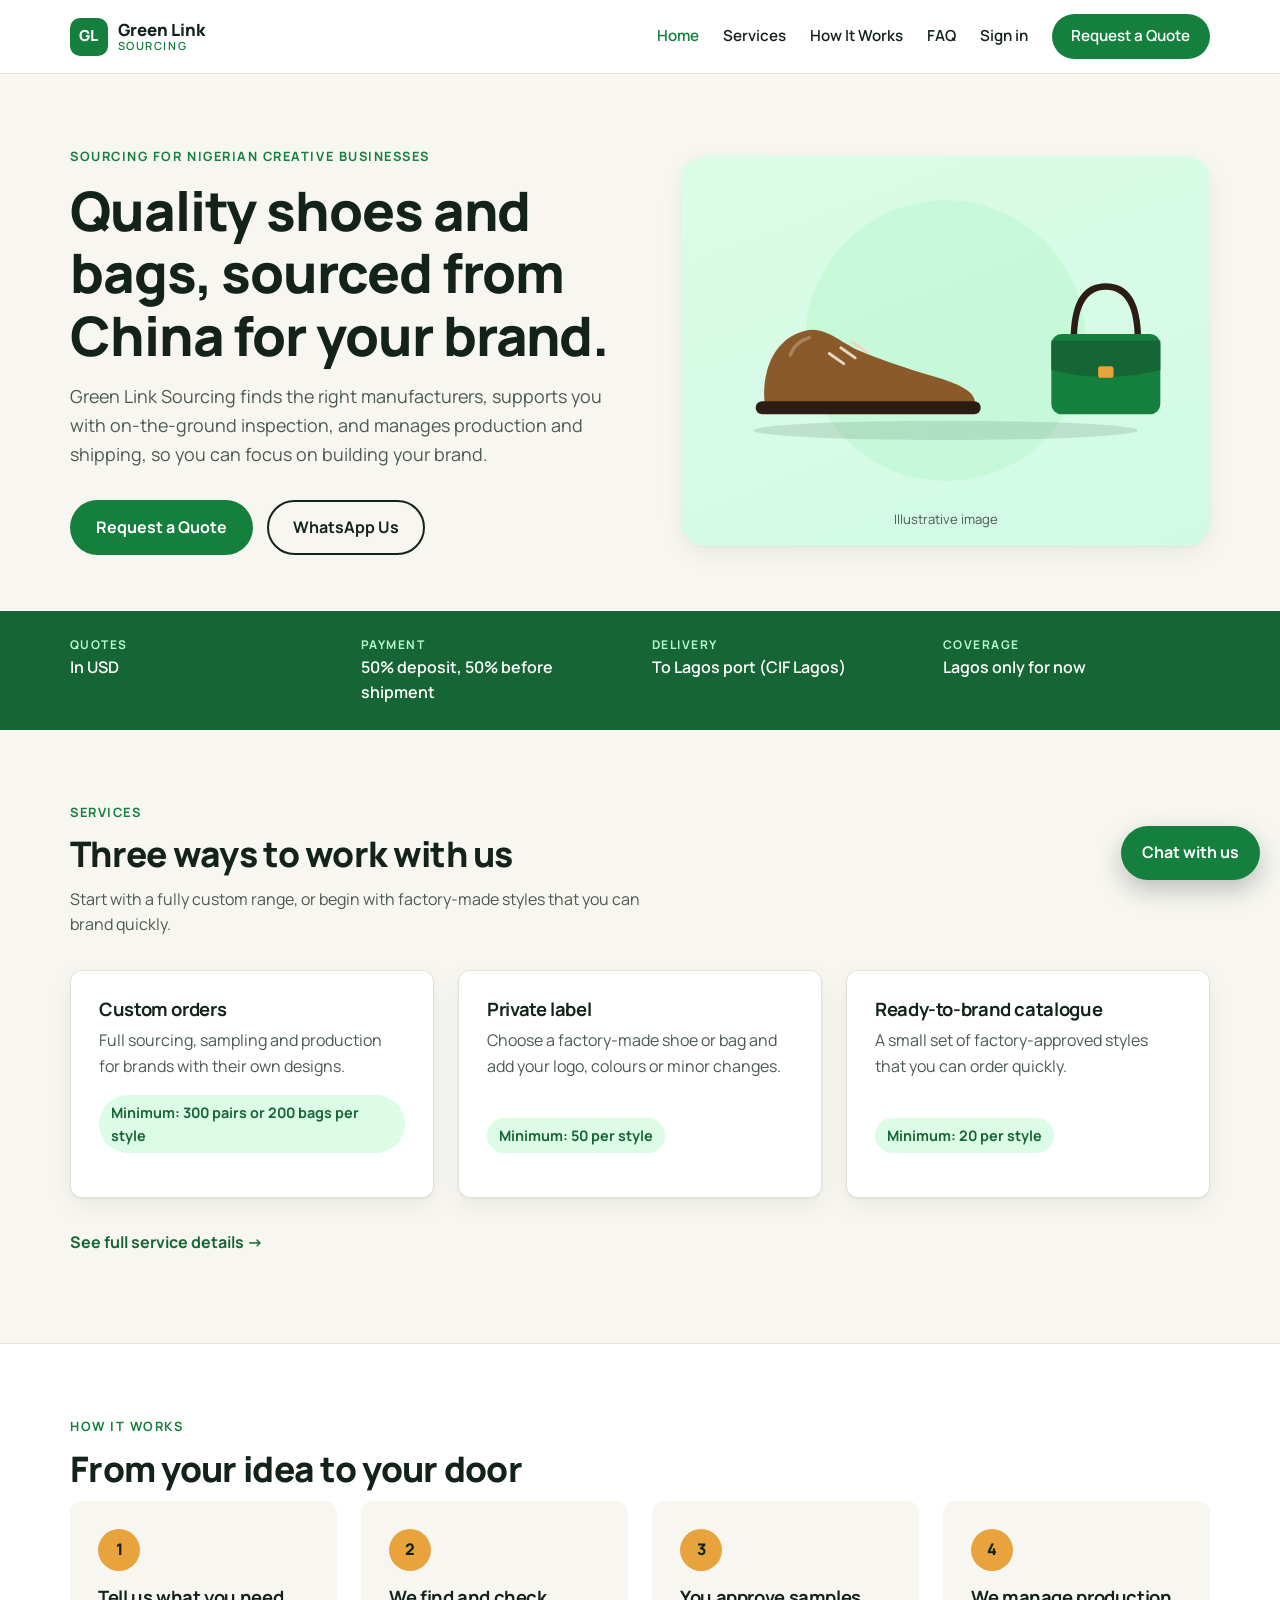
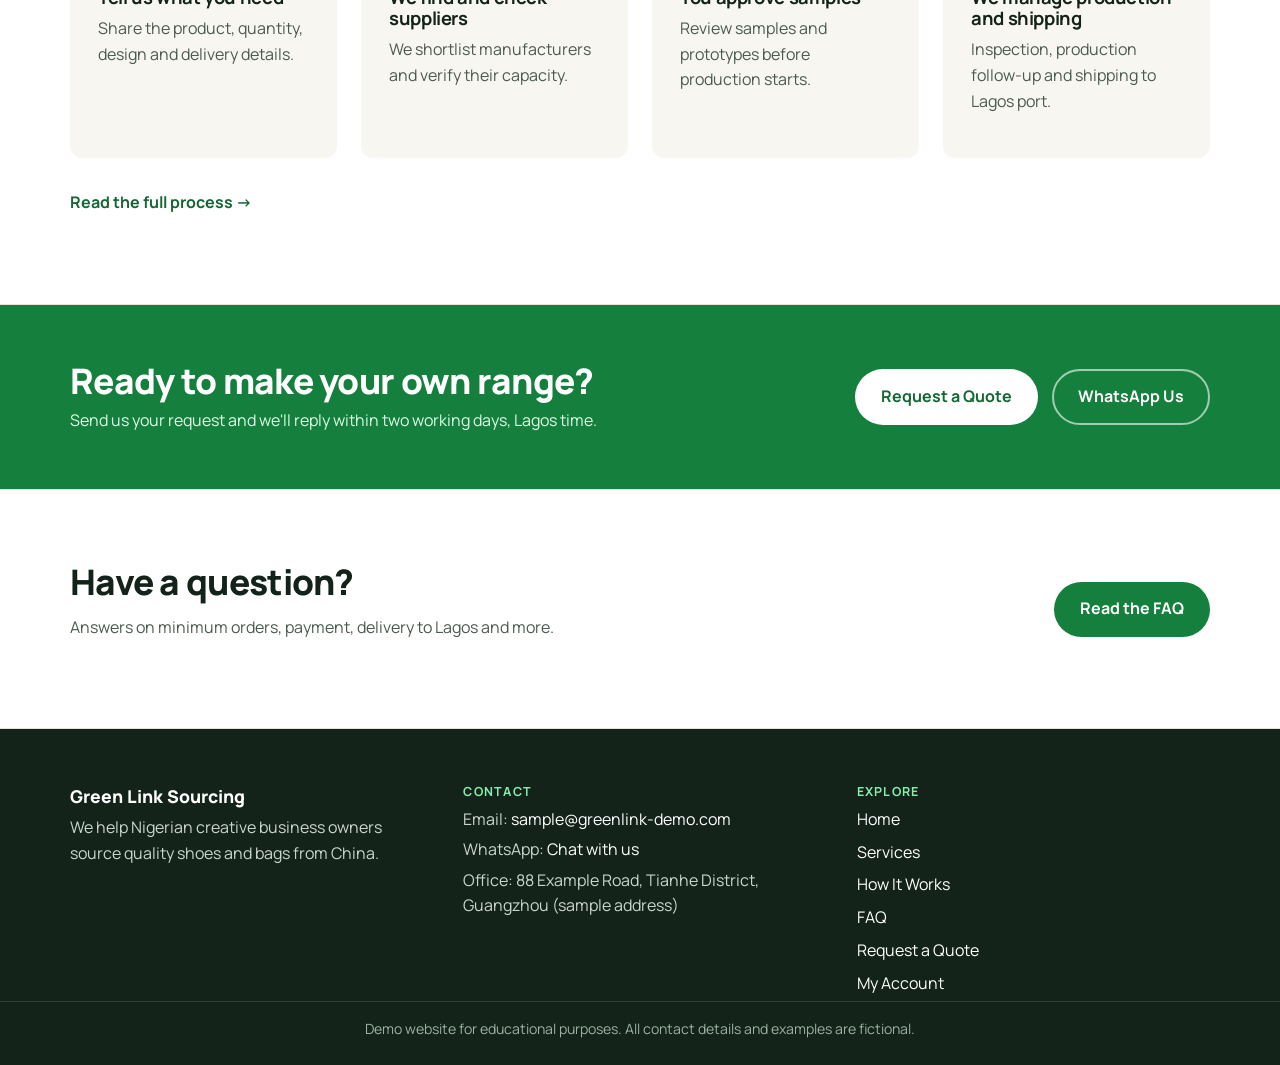
<file: index.html>
<!DOCTYPE html>
<html lang="en">
<head>
  <meta charset="UTF-8">
  <meta name="viewport" content="width=device-width, initial-scale=1.0">
  <title>Green Link Sourcing | Shoes and Bags from China for Nigerian Brands</title>
  <meta name="description" content="Green Link Sourcing helps Nigerian creative business owners source quality shoes and bags from China. Manufacturer matching, on-the-ground inspection, production and shipping. Demo website for educational purposes.">
  <meta property="og:title" content="Green Link Sourcing">
  <meta property="og:description" content="Quality shoes and bags, sourced from China for Nigerian creative brands.">
  <meta property="og:type" content="website">
  <link rel="icon" href="images/favicon.svg" type="image/svg+xml">
  <link rel="preconnect" href="https://fonts.googleapis.com">
  <link rel="preconnect" href="https://fonts.gstatic.com" crossorigin>
  <link href="https://fonts.googleapis.com/css2?family=Manrope:wght@400;500;600;700;800&display=swap" rel="stylesheet">
  <link rel="stylesheet" href="css/styles.css">
</head>
<body>

<a class="skip-link" href="#content">Skip to content</a>

<header class="site-header">
  <div class="container nav-wrap">
    <a href="index.html" class="logo" aria-label="Green Link Sourcing home">
      <span class="logo-mark" aria-hidden="true">GL</span>
      <span class="logo-text">Green Link <small>Sourcing</small></span>
    </a>
    <button class="nav-toggle" aria-label="Open menu" aria-expanded="false" aria-controls="main-nav">Menu</button>
    <nav class="main-nav" id="main-nav" aria-label="Main">
      <a href="index.html">Home</a>
      <a href="services.html">Services</a>
      <a href="how-it-works.html">How It Works</a>
      <a href="faq.html">FAQ</a>
      <a href="account.html" class="nav-account">Sign in</a>
      <a href="quote.html" class="btn btn-primary btn-small">Request a Quote</a>
    </nav>
  </div>
</header>

<main id="content">
  <section class="hero">
    <div class="container hero-grid">
      <div class="hero-copy">
        <p class="eyebrow">Sourcing for Nigerian creative businesses</p>
        <h1>Quality shoes and bags, sourced from China for your brand.</h1>
        <p class="lead">Green Link Sourcing finds the right manufacturers, supports you with on-the-ground inspection, and manages production and shipping, so you can focus on building your brand.</p>
        <div class="hero-actions">
          <a href="quote.html" class="btn btn-primary">Request a Quote</a>
          <a href="https://wa.me/234XXXXXXXXXX" class="btn btn-outline" target="_blank" rel="noopener">WhatsApp Us</a>
        </div>
      </div>
      <figure class="hero-art">
        <img src="images/hero.svg" alt="Illustration of a brown leather shoe and a green handbag" width="600" height="400">
        <figcaption>Illustrative image</figcaption>
      </figure>
    </div>
  </section>

  <section class="terms-strip" aria-label="Terms at a glance">
    <div class="container terms-grid">
      <div><span class="terms-label">Quotes</span><span class="terms-value">In USD</span></div>
      <div><span class="terms-label">Payment</span><span class="terms-value">50% deposit, 50% before shipment</span></div>
      <div><span class="terms-label">Delivery</span><span class="terms-value">To Lagos port (CIF Lagos)</span></div>
      <div><span class="terms-label">Coverage</span><span class="terms-value">Lagos only for now</span></div>
    </div>
  </section>

  <section class="section">
    <div class="container">
      <p class="eyebrow">Services</p>
      <h2>Three ways to work with us</h2>
      <p class="section-intro">Start with a fully custom range, or begin with factory-made styles that you can brand quickly.</p>
      <div class="card-grid">
        <article class="card tier-card">
          <h3>Custom orders</h3>
          <p>Full sourcing, sampling and production for brands with their own designs.</p>
          <p class="moq">Minimum: 300 pairs or 200 bags per style</p>
        </article>
        <article class="card tier-card">
          <h3>Private label</h3>
          <p>Choose a factory-made shoe or bag and add your logo, colours or minor changes.</p>
          <p class="moq">Minimum: 50 per style</p>
        </article>
        <article class="card tier-card">
          <h3>Ready-to-brand catalogue</h3>
          <p>A small set of factory-approved styles that you can order quickly.</p>
          <p class="moq">Minimum: 20 per style</p>
        </article>
      </div>
      <p class="link-row"><a href="services.html">See full service details &rarr;</a></p>
    </div>
  </section>

  <section class="section section-alt">
    <div class="container">
      <p class="eyebrow">How it works</p>
      <h2>From your idea to your door</h2>
      <div class="steps steps-compact">
        <div class="step">
          <div class="step-number">1</div>
          <h3>Tell us what you need</h3>
          <p>Share the product, quantity, design and delivery details.</p>
        </div>
        <div class="step">
          <div class="step-number">2</div>
          <h3>We find and check suppliers</h3>
          <p>We shortlist manufacturers and verify their capacity.</p>
        </div>
        <div class="step">
          <div class="step-number">3</div>
          <h3>You approve samples</h3>
          <p>Review samples and prototypes before production starts.</p>
        </div>
        <div class="step">
          <div class="step-number">4</div>
          <h3>We manage production and shipping</h3>
          <p>Inspection, production follow-up and shipping to Lagos port.</p>
        </div>
      </div>
      <p class="link-row"><a href="how-it-works.html">Read the full process &rarr;</a></p>
    </div>
  </section>

  <section class="cta-band">
    <div class="container cta-inner">
      <div>
        <h2>Ready to make your own range?</h2>
        <p>Send us your request and we'll reply within two working days, Lagos time.</p>
      </div>
      <div class="cta-actions">
        <a href="quote.html" class="btn btn-light">Request a Quote</a>
        <a href="https://wa.me/234XXXXXXXXXX" class="btn btn-ghost" target="_blank" rel="noopener">WhatsApp Us</a>
      </div>
    </div>
  </section>

  <section class="section section-alt faq-teaser">
    <div class="container cta-inner">
      <div>
        <h2>Have a question?</h2>
        <p>Answers on minimum orders, payment, delivery to Lagos and more.</p>
      </div>
      <div class="cta-actions">
        <a href="faq.html" class="btn btn-primary">Read the FAQ</a>
      </div>
    </div>
  </section>
</main>

<footer class="site-footer">
  <div class="container footer-grid">
    <div>
      <p class="footer-brand">Green Link Sourcing</p>
      <p>We help Nigerian creative business owners source quality shoes and bags from China.</p>
    </div>
    <div>
      <p class="footer-heading">Contact</p>
      <p>Email: <a href="mailto:sample@greenlink-demo.com">sample@greenlink-demo.com</a></p>
      <p>WhatsApp: <a href="https://wa.me/234XXXXXXXXXX" target="_blank" rel="noopener">Chat with us</a></p>
      <p>Office: 88 Example Road, Tianhe District, Guangzhou (sample address)</p>
    </div>
    <div>
      <p class="footer-heading">Explore</p>
      <div class="footer-links">
        <a href="index.html">Home</a>
        <a href="services.html">Services</a>
        <a href="how-it-works.html">How It Works</a>
        <a href="faq.html">FAQ</a>
        <a href="quote.html">Request a Quote</a>
        <a href="account.html">My Account</a>
      </div>
    </div>
  </div>
  <p class="demo-note">Demo website for educational purposes. All contact details and examples are fictional.</p>
</footer>

<script src="js/main.js"></script>
<script src="js/account.js"></script>
</body>
</html>
</file>
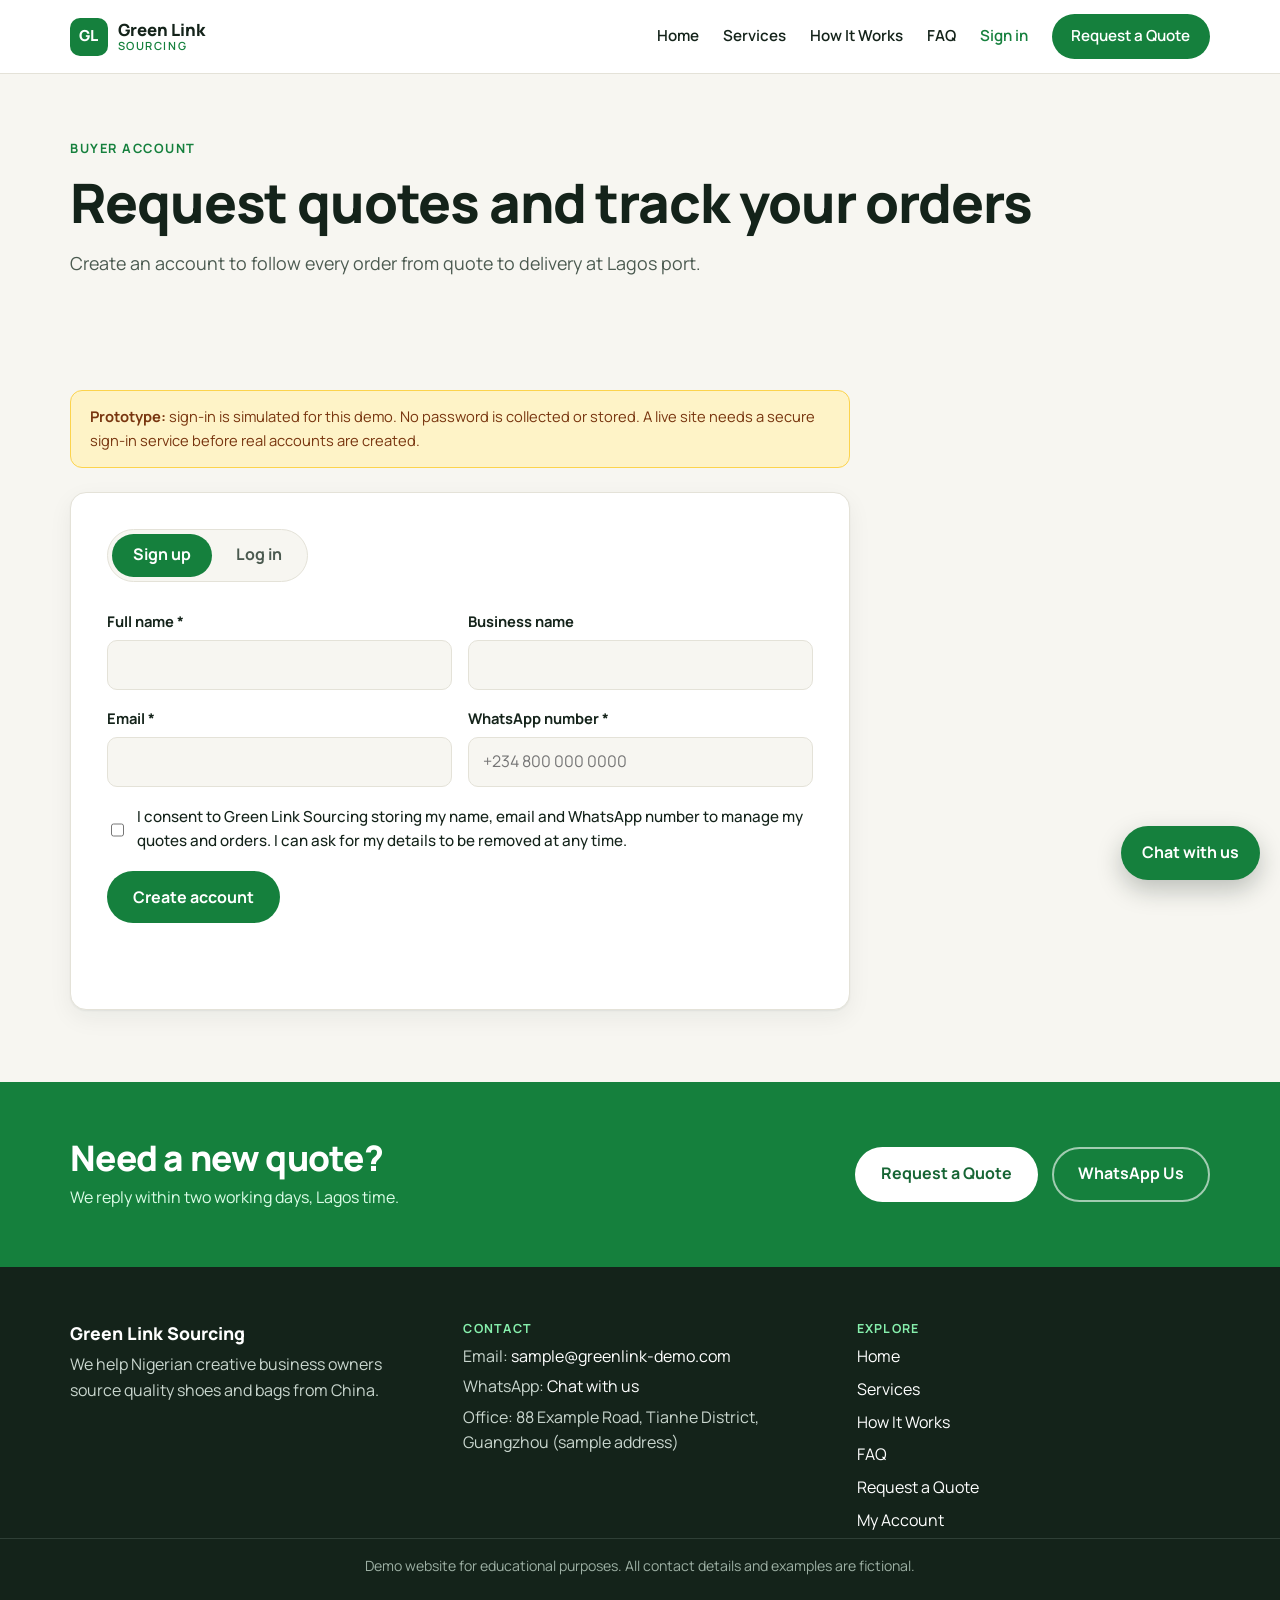
<file: account.html>
<!DOCTYPE html>
<html lang="en">
<head>
  <meta charset="UTF-8">
  <meta name="viewport" content="width=device-width, initial-scale=1.0">
  <title>My Account | Green Link Sourcing</title>
  <meta name="description" content="Sign up to request quotes and track your shoe and bag orders with Green Link Sourcing.">
  <link rel="icon" href="images/favicon.svg" type="image/svg+xml">
  <link rel="preconnect" href="https://fonts.googleapis.com">
  <link rel="preconnect" href="https://fonts.gstatic.com" crossorigin>
  <link href="https://fonts.googleapis.com/css2?family=Manrope:wght@400;500;600;700;800&display=swap" rel="stylesheet">
  <link rel="stylesheet" href="css/styles.css">
</head>
<body>

<a class="skip-link" href="#content">Skip to content</a>

<header class="site-header">
  <div class="container nav-wrap">
    <a href="index.html" class="logo" aria-label="Green Link Sourcing home">
      <span class="logo-mark" aria-hidden="true">GL</span>
      <span class="logo-text">Green Link <small>Sourcing</small></span>
    </a>
    <button class="nav-toggle" aria-label="Open menu" aria-expanded="false" aria-controls="main-nav">Menu</button>
    <nav class="main-nav" id="main-nav" aria-label="Main">
      <a href="index.html">Home</a>
      <a href="services.html">Services</a>
      <a href="how-it-works.html">How It Works</a>
      <a href="faq.html">FAQ</a>
      <a href="account.html" class="nav-account">Sign in</a>
      <a href="quote.html" class="btn btn-primary btn-small">Request a Quote</a>
    </nav>
  </div>
</header>

<main id="content">
  <section class="page-hero">
    <div class="container">
      <p class="eyebrow">Buyer account</p>
      <h1>Request quotes and track your orders</h1>
      <p class="lead">Create an account to follow every order from quote to delivery at Lagos port.</p>
    </div>
  </section>

  <section class="section">
    <div class="container">

      <!-- Signed-out view -->
      <div id="auth-view">
        <div class="narrow">
          <div class="demo-banner">
            <p><strong>Prototype:</strong> sign-in is simulated for this demo. No password is collected or stored. A live site needs a secure sign-in service before real accounts are created.</p>
          </div>

          <div class="quote-form">
            <div class="tabs" role="tablist" aria-label="Account options">
              <button type="button" class="tab" role="tab" id="tab-signup" aria-selected="true" aria-controls="signup-form">Sign up</button>
              <button type="button" class="tab" role="tab" id="tab-login" aria-selected="false" aria-controls="login-form">Log in</button>
            </div>

            <form id="signup-form" role="tabpanel" aria-labelledby="tab-signup">
              <div class="form-row">
                <div class="form-group">
                  <label for="su-name">Full name *</label>
                  <input id="su-name" name="name" type="text" autocomplete="name" required>
                </div>
                <div class="form-group">
                  <label for="su-business">Business name</label>
                  <input id="su-business" name="business" type="text" autocomplete="organization">
                </div>
              </div>

              <div class="form-row">
                <div class="form-group">
                  <label for="su-email">Email *</label>
                  <input id="su-email" name="email" type="email" autocomplete="email" required>
                </div>
                <div class="form-group">
                  <label for="su-whatsapp">WhatsApp number *</label>
                  <input id="su-whatsapp" name="whatsapp" type="tel" placeholder="+234 800 000 0000" required>
                </div>
              </div>

              <div class="form-group checkbox-group">
                <label>
                  <input type="checkbox" name="consent" required>
                  I consent to Green Link Sourcing storing my name, email and WhatsApp number to manage my quotes and orders. I can ask for my details to be removed at any time.
                </label>
              </div>

              <button type="submit" class="btn btn-primary">Create account</button>
              <p class="form-message" id="signup-message" role="status"></p>
            </form>

            <form id="login-form" role="tabpanel" aria-labelledby="tab-login" hidden>
              <div class="form-group">
                <label for="li-email">Email *</label>
                <input id="li-email" name="email" type="email" autocomplete="email" required>
              </div>
              <button type="submit" class="btn btn-primary">Log in</button>
              <p class="form-message" id="login-message" role="status"></p>
            </form>
          </div>
        </div>
      </div>

      <!-- Signed-in view -->
      <div id="dashboard-view" hidden>
        <div class="dash-head">
          <div>
            <p class="eyebrow">Welcome back</p>
            <h2 id="dash-name">Your account</h2>
            <p id="dash-business"></p>
          </div>
          <div class="dash-actions">
            <a href="quote.html" class="btn btn-primary">Request a Quote</a>
            <button type="button" class="btn btn-outline" id="signout">Sign out</button>
          </div>
        </div>

        <div class="account-grid">
          <div class="panel">
            <div class="panel-head">
              <h3>Track an order</h3>
              <span class="badge-demo">Example order</span>
            </div>
            <p>Order GL-DEMO-1024 · Custom order · 300 pairs</p>
            <ol class="timeline" aria-label="Order progress">
              <li class="done">Quote sent</li>
              <li class="done">Deposit received (50%)</li>
              <li class="done">Samples approved</li>
              <li class="current" aria-current="step">In production</li>
              <li>Pre-shipment inspection</li>
              <li>Shipped to Lagos port</li>
              <li>Cleared and delivered</li>
            </ol>
          </div>

          <div class="panel">
            <div class="panel-head">
              <h3>Your quote requests</h3>
            </div>
            <ul class="quote-list" id="quote-list"></ul>
            <p class="empty" id="quote-empty">No quote requests yet. Request one and it will appear here.</p>
          </div>
        </div>
      </div>

    </div>
  </section>

  <section class="cta-band">
    <div class="container cta-inner">
      <div>
        <h2>Need a new quote?</h2>
        <p>We reply within two working days, Lagos time.</p>
      </div>
      <div class="cta-actions">
        <a href="quote.html" class="btn btn-light">Request a Quote</a>
        <a href="https://wa.me/234XXXXXXXXXX" class="btn btn-ghost" target="_blank" rel="noopener">WhatsApp Us</a>
      </div>
    </div>
  </section>
</main>

<footer class="site-footer">
  <div class="container footer-grid">
    <div>
      <p class="footer-brand">Green Link Sourcing</p>
      <p>We help Nigerian creative business owners source quality shoes and bags from China.</p>
    </div>
    <div>
      <p class="footer-heading">Contact</p>
      <p>Email: <a href="mailto:sample@greenlink-demo.com">sample@greenlink-demo.com</a></p>
      <p>WhatsApp: <a href="https://wa.me/234XXXXXXXXXX" target="_blank" rel="noopener">Chat with us</a></p>
      <p>Office: 88 Example Road, Tianhe District, Guangzhou (sample address)</p>
    </div>
    <div>
      <p class="footer-heading">Explore</p>
      <div class="footer-links">
        <a href="index.html">Home</a>
        <a href="services.html">Services</a>
        <a href="how-it-works.html">How It Works</a>
        <a href="faq.html">FAQ</a>
        <a href="quote.html">Request a Quote</a>
        <a href="account.html">My Account</a>
      </div>
    </div>
  </div>
  <p class="demo-note">Demo website for educational purposes. All contact details and examples are fictional.</p>
</footer>

<script src="js/main.js"></script>
<script src="js/account.js"></script>
</body>
</html>
</file>
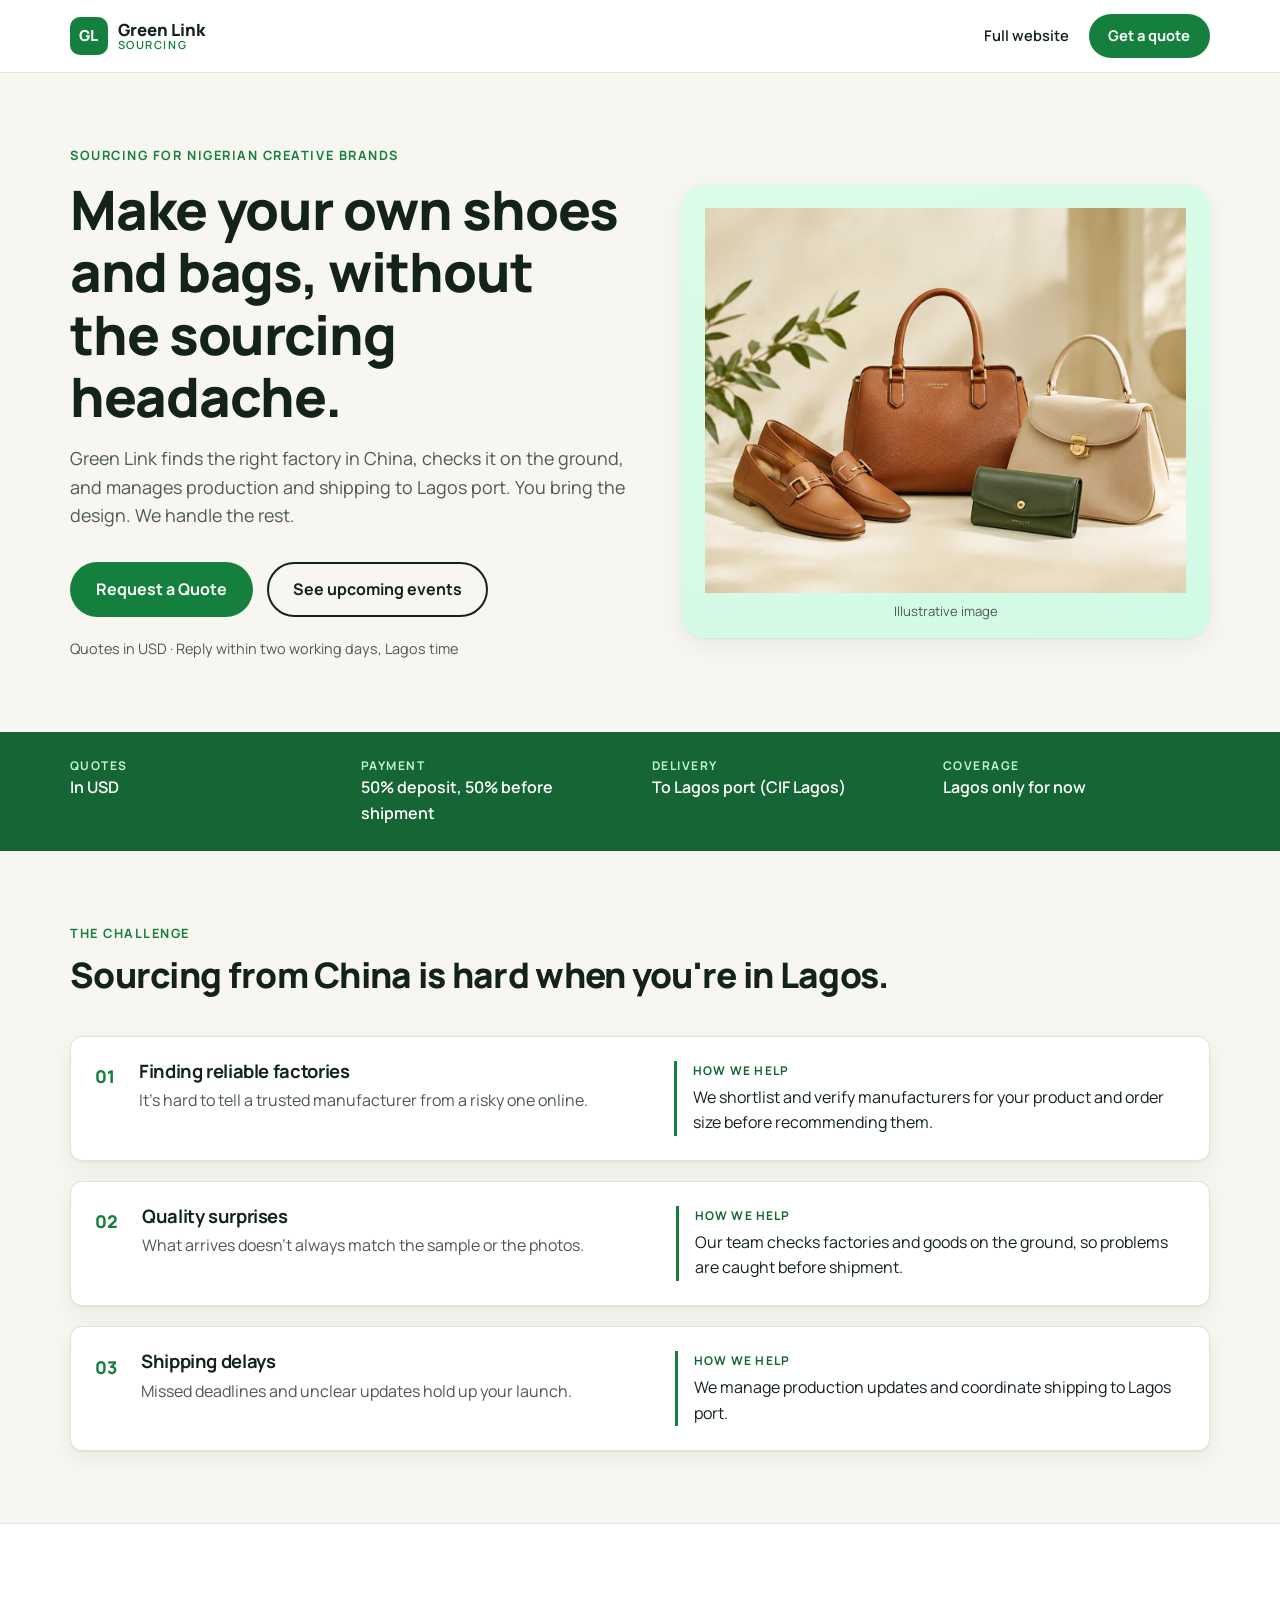
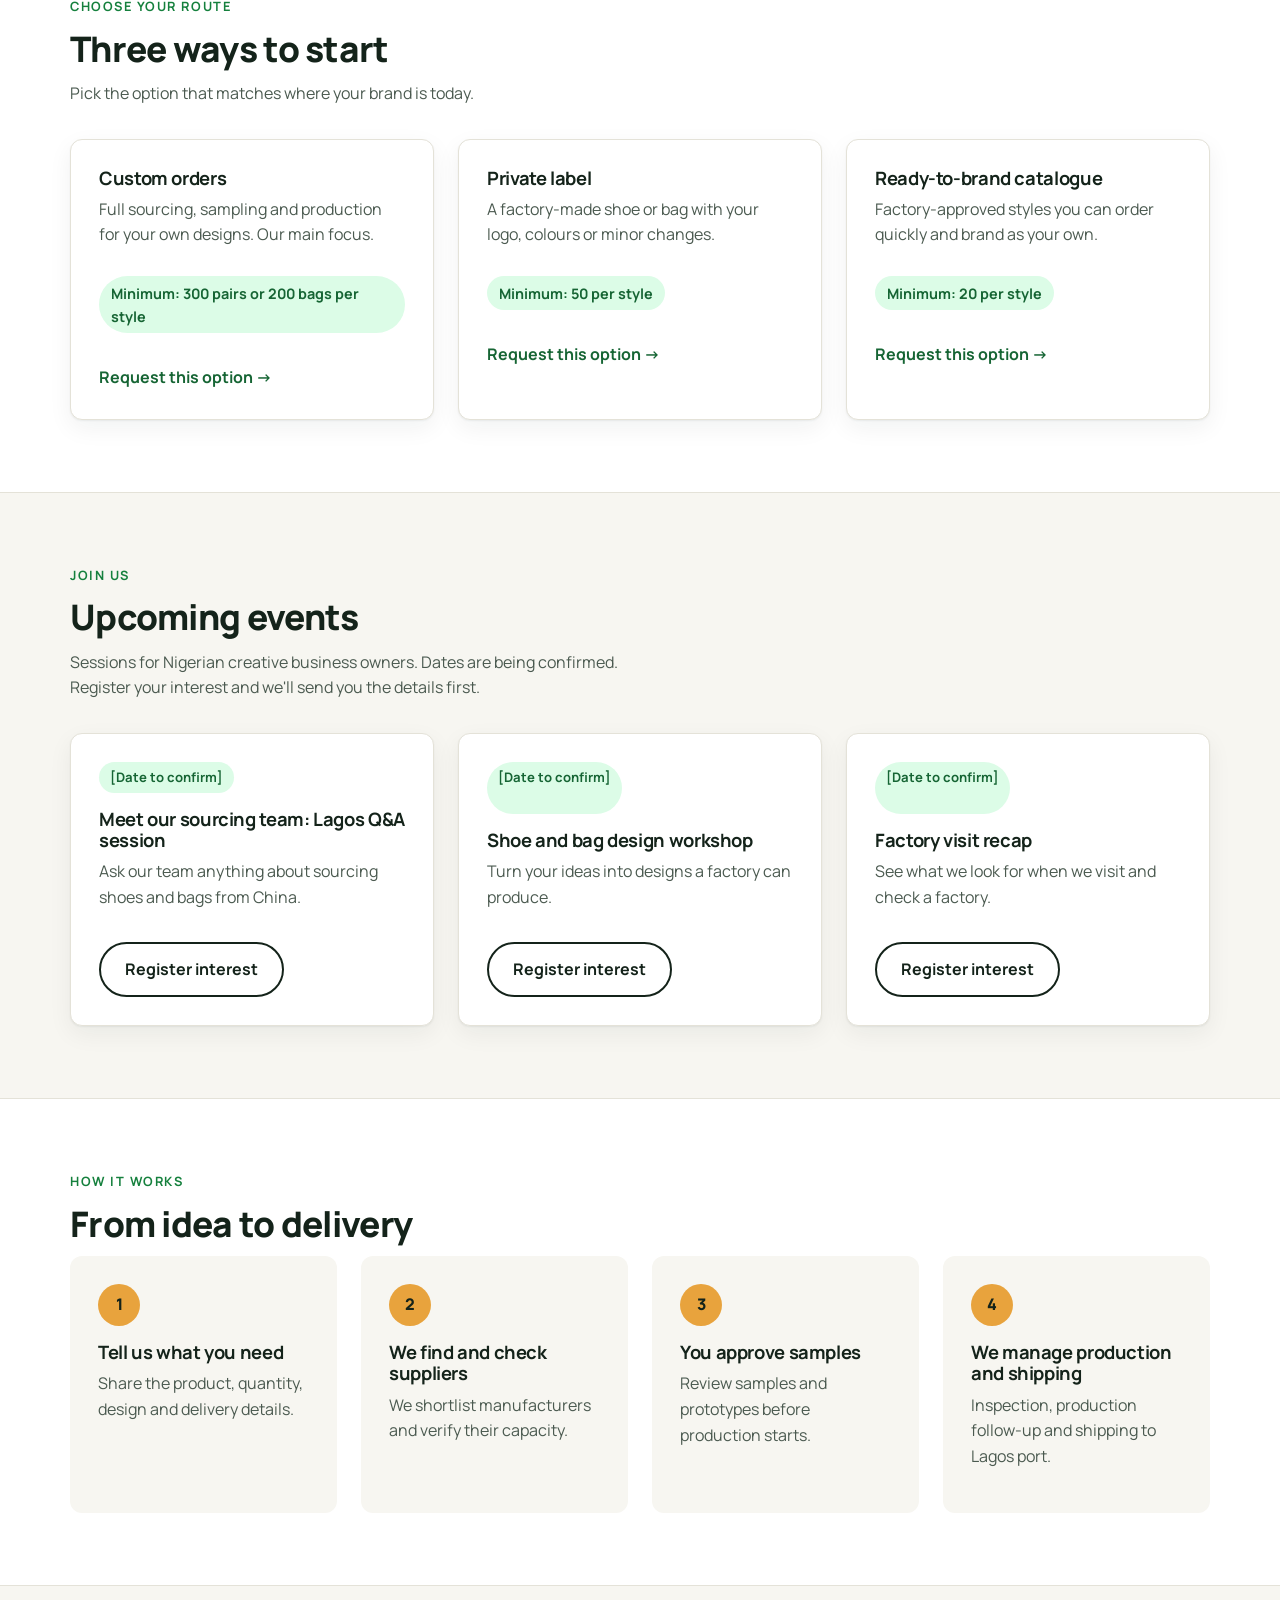
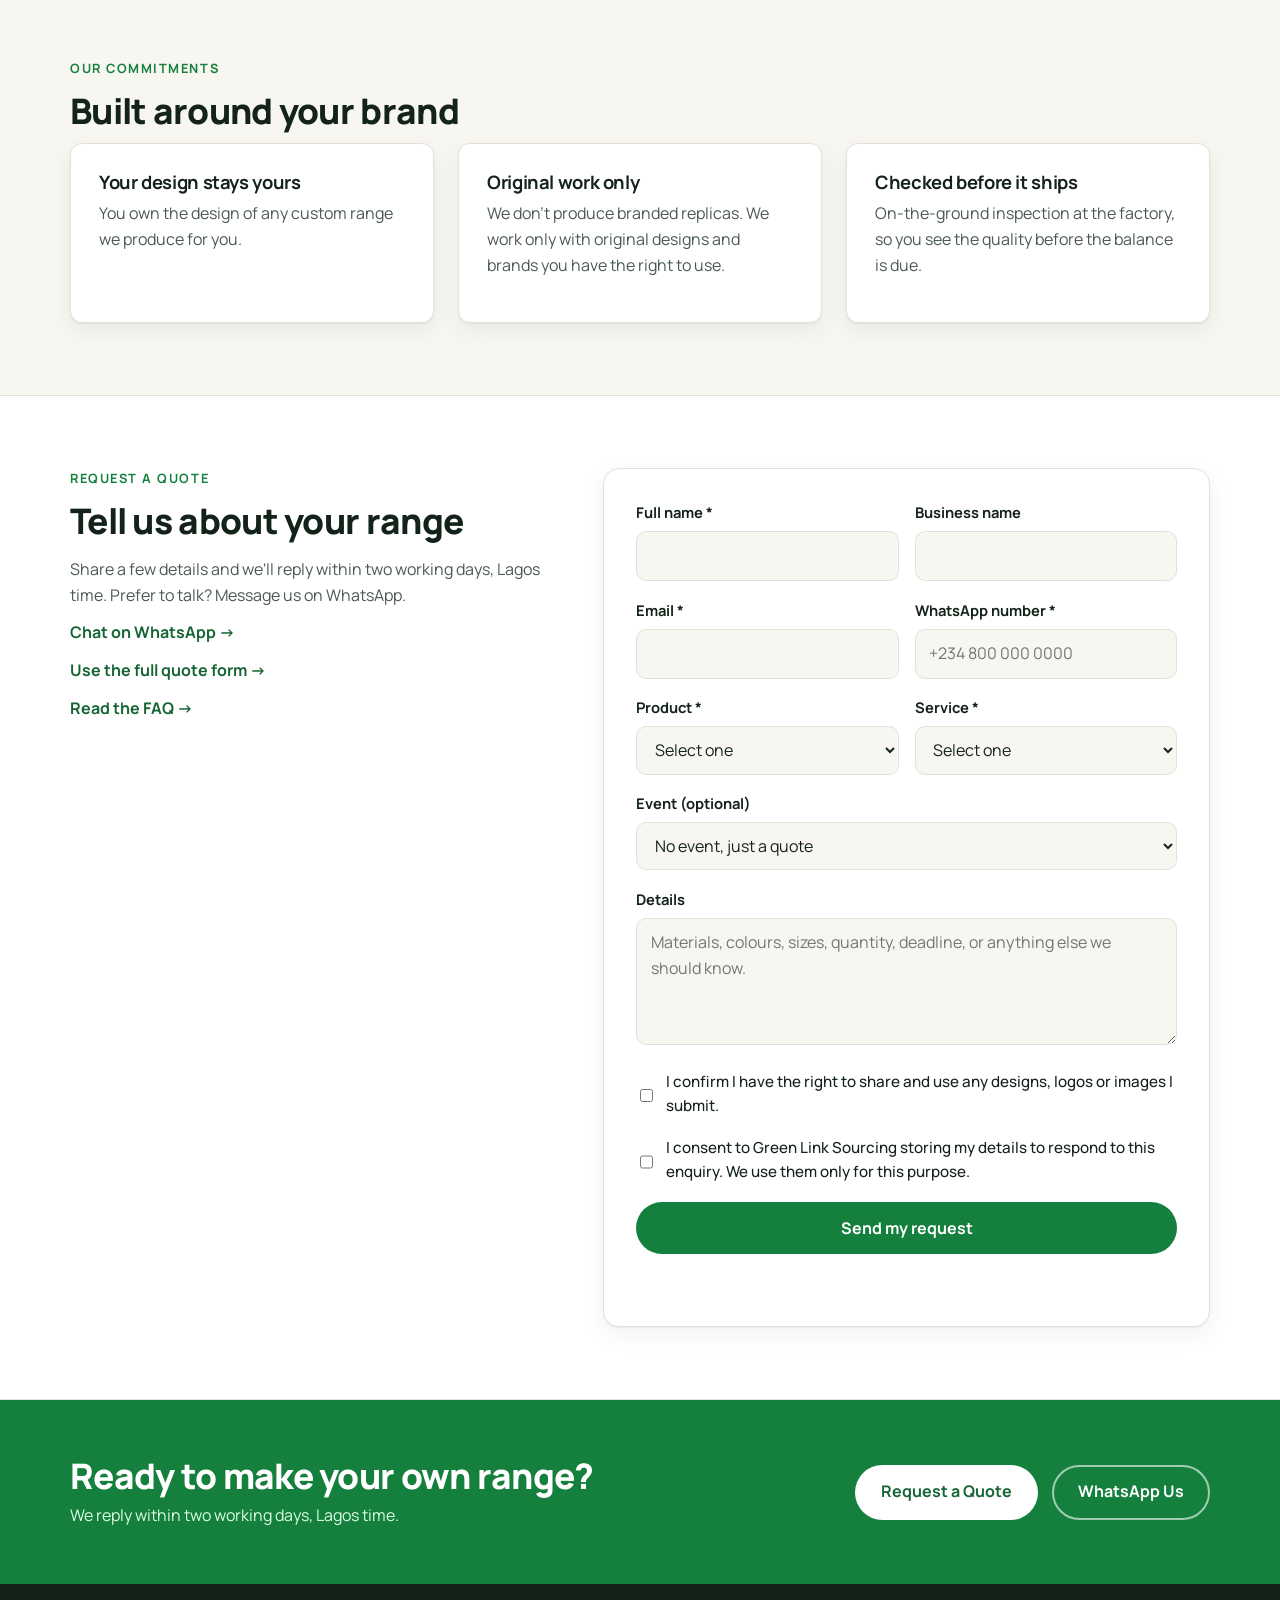
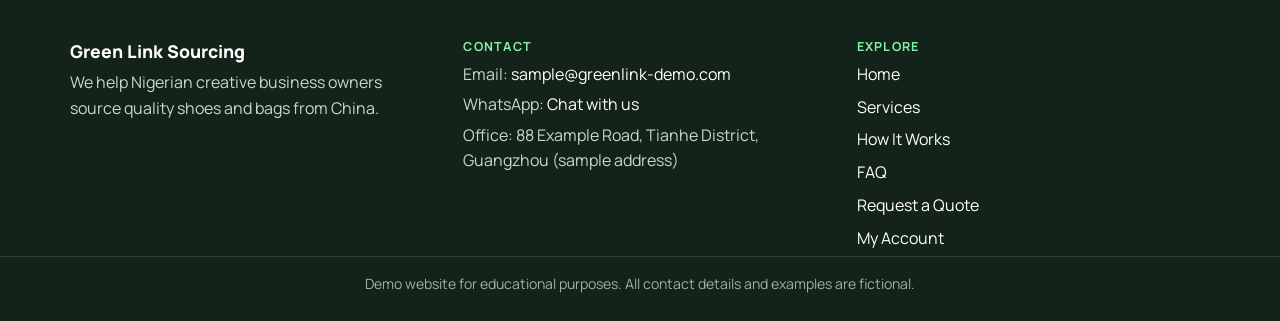
<file: campaign.html>
<!DOCTYPE html>
<html lang="en">
<head>
  <meta charset="UTF-8">
  <meta name="viewport" content="width=device-width, initial-scale=1.0">
  <title>Make Your Own Shoes and Bags | Green Link Sourcing</title>
  <meta name="description" content="Source quality shoes and bags from China for your brand. Custom, private label and catalogue options. Quotes in USD, delivered to Lagos port.">
  <meta property="og:title" content="Make your own shoes and bags | Green Link Sourcing">
  <meta property="og:description" content="Quality shoes and bags sourced from China for Nigerian creative brands. Request a quote or join our next event.">
  <meta property="og:type" content="website">
  <meta property="og:url" content="https://greenlinksourcing.netlify.app/campaign.html">
  <meta property="og:image" content="https://greenlinksourcing.netlify.app/images/hero-shoes-bags.jpg">
  <meta name="twitter:card" content="summary_large_image">
  <link rel="canonical" href="https://greenlinksourcing.netlify.app/campaign.html">
  <link rel="icon" href="images/favicon.svg" type="image/svg+xml">
  <link rel="preconnect" href="https://fonts.googleapis.com">
  <link rel="preconnect" href="https://fonts.gstatic.com" crossorigin>
  <link href="https://fonts.googleapis.com/css2?family=Manrope:wght@400;500;600;700;800&display=swap" rel="stylesheet">
  <link rel="stylesheet" href="css/styles.css">
  <link rel="stylesheet" href="css/campaign.css">
</head>
<body class="campaign-page">

<a class="skip-link" href="#content">Skip to content</a>

<header class="site-header">
  <div class="container nav-wrap">
    <a href="index.html" class="logo" aria-label="Green Link Sourcing home">
      <span class="logo-mark" aria-hidden="true">GL</span>
      <span class="logo-text">Green Link <small>Sourcing</small></span>
    </a>
    <nav class="campaign-nav" aria-label="Campaign">
      <a href="index.html" class="nav-link-quiet">Full website</a>
      <a href="#quote" class="btn btn-primary btn-small">Get a quote</a>
    </nav>
  </div>
</header>

<main id="content">

  <!-- Hero -->
  <section class="hero">
    <div class="container hero-grid">
      <div>
        <p class="eyebrow">Sourcing for Nigerian creative brands</p>
        <h1>Make your own shoes and bags, without the sourcing headache.</h1>
        <p class="lead">Green Link finds the right factory in China, checks it on the ground, and manages production and shipping to Lagos port. You bring the design. We handle the rest.</p>
        <div class="hero-actions">
          <a href="#quote" class="btn btn-primary">Request a Quote</a>
          <a href="#events" class="btn btn-outline">See upcoming events</a>
        </div>
        <p class="hero-note">Quotes in USD &middot; Reply within two working days, Lagos time</p>
      </div>
      <figure class="hero-art">
        <img src="images/hero-shoes-bags.jpg" alt="Leather shoes and handbags on a cream background (illustrative)" width="1200" height="960" fetchpriority="high">
        <figcaption>Illustrative image</figcaption>
      </figure>
    </div>
  </section>

  <!-- Terms strip -->
  <section class="terms-strip" aria-label="Terms at a glance">
    <div class="container terms-grid">
      <div><span class="terms-label">Quotes</span><span class="terms-value">In USD</span></div>
      <div><span class="terms-label">Payment</span><span class="terms-value">50% deposit, 50% before shipment</span></div>
      <div><span class="terms-label">Delivery</span><span class="terms-value">To Lagos port (CIF Lagos)</span></div>
      <div><span class="terms-label">Coverage</span><span class="terms-value">Lagos only for now</span></div>
    </div>
  </section>

  <!-- Problems and how we solve them -->
  <section class="section">
    <div class="container">
      <p class="eyebrow">The challenge</p>
      <h2>Sourcing from China is hard when you're in Lagos.</h2>
      <ul class="pain-list">
        <li class="pain">
          <span class="pain-num">01</span>
          <div>
            <h3>Finding reliable factories</h3>
            <p>It's hard to tell a trusted manufacturer from a risky one online.</p>
          </div>
          <div class="pain-fix">
            <span>How we help</span>
            <p>We shortlist and verify manufacturers for your product and order size before recommending them.</p>
          </div>
        </li>
        <li class="pain">
          <span class="pain-num">02</span>
          <div>
            <h3>Quality surprises</h3>
            <p>What arrives doesn't always match the sample or the photos.</p>
          </div>
          <div class="pain-fix">
            <span>How we help</span>
            <p>Our team checks factories and goods on the ground, so problems are caught before shipment.</p>
          </div>
        </li>
        <li class="pain">
          <span class="pain-num">03</span>
          <div>
            <h3>Shipping delays</h3>
            <p>Missed deadlines and unclear updates hold up your launch.</p>
          </div>
          <div class="pain-fix">
            <span>How we help</span>
            <p>We manage production updates and coordinate shipping to Lagos port.</p>
          </div>
        </li>
      </ul>
    </div>
  </section>

  <!-- Three routes -->
  <section class="section section-alt">
    <div class="container">
      <p class="eyebrow">Choose your route</p>
      <h2>Three ways to start</h2>
      <p class="section-intro">Pick the option that matches where your brand is today.</p>
      <div class="card-grid">
        <article class="card tier-card">
          <h3>Custom orders</h3>
          <p>Full sourcing, sampling and production for your own designs. Our main focus.</p>
          <p class="moq">Minimum: 300 pairs or 200 bags per style</p>
          <a href="#quote" class="card-link" data-service="Custom order">Request this option &rarr;</a>
        </article>
        <article class="card tier-card">
          <h3>Private label</h3>
          <p>A factory-made shoe or bag with your logo, colours or minor changes.</p>
          <p class="moq">Minimum: 50 per style</p>
          <a href="#quote" class="card-link" data-service="Private label">Request this option &rarr;</a>
        </article>
        <article class="card tier-card">
          <h3>Ready-to-brand catalogue</h3>
          <p>Factory-approved styles you can order quickly and brand as your own.</p>
          <p class="moq">Minimum: 20 per style</p>
          <a href="#quote" class="card-link" data-service="Ready-to-brand catalogue">Request this option &rarr;</a>
        </article>
      </div>
    </div>
  </section>

  <!-- Events -->
  <section class="section" id="events">
    <div class="container">
      <p class="eyebrow">Join us</p>
      <h2>Upcoming events</h2>
      <p class="section-intro">Sessions for Nigerian creative business owners. Dates are being confirmed. Register your interest and we'll send you the details first.</p>
      <div class="event-grid">
        <article class="event-card">
          <p class="event-date">[Date to confirm]</p>
          <h3>Meet our sourcing team: Lagos Q&amp;A session</h3>
          <p>Ask our team anything about sourcing shoes and bags from China.</p>
          <a href="#quote" class="btn btn-outline" data-event="Lagos Q&amp;A session">Register interest</a>
        </article>
        <article class="event-card">
          <p class="event-date">[Date to confirm]</p>
          <h3>Shoe and bag design workshop</h3>
          <p>Turn your ideas into designs a factory can produce.</p>
          <a href="#quote" class="btn btn-outline" data-event="Shoe and bag design workshop">Register interest</a>
        </article>
        <article class="event-card">
          <p class="event-date">[Date to confirm]</p>
          <h3>Factory visit recap</h3>
          <p>See what we look for when we visit and check a factory.</p>
          <a href="#quote" class="btn btn-outline" data-event="Factory visit recap">Register interest</a>
        </article>
      </div>
    </div>
  </section>

  <!-- How it works -->
  <section class="section section-alt">
    <div class="container">
      <p class="eyebrow">How it works</p>
      <h2>From idea to delivery</h2>
      <div class="steps steps-compact">
        <div class="step">
          <div class="step-number">1</div>
          <h3>Tell us what you need</h3>
          <p>Share the product, quantity, design and delivery details.</p>
        </div>
        <div class="step">
          <div class="step-number">2</div>
          <h3>We find and check suppliers</h3>
          <p>We shortlist manufacturers and verify their capacity.</p>
        </div>
        <div class="step">
          <div class="step-number">3</div>
          <h3>You approve samples</h3>
          <p>Review samples and prototypes before production starts.</p>
        </div>
        <div class="step">
          <div class="step-number">4</div>
          <h3>We manage production and shipping</h3>
          <p>Inspection, production follow-up and shipping to Lagos port.</p>
        </div>
      </div>
    </div>
  </section>

  <!-- Commitments -->
  <section class="section">
    <div class="container">
      <p class="eyebrow">Our commitments</p>
      <h2>Built around your brand</h2>
      <div class="card-grid">
        <article class="card">
          <h3>Your design stays yours</h3>
          <p>You own the design of any custom range we produce for you.</p>
        </article>
        <article class="card">
          <h3>Original work only</h3>
          <p>We don't produce branded replicas. We work only with original designs and brands you have the right to use.</p>
        </article>
        <article class="card">
          <h3>Checked before it ships</h3>
          <p>On-the-ground inspection at the factory, so you see the quality before the balance is due.</p>
        </article>
      </div>
    </div>
  </section>

  <!-- Quote form -->
  <section class="section section-alt" id="quote">
    <div class="container">
      <div class="quote-layout">
        <div class="quote-aside">
          <p class="eyebrow">Request a quote</p>
          <h2>Tell us about your range</h2>
          <p>Share a few details and we'll reply within two working days, Lagos time. Prefer to talk? Message us on WhatsApp.</p>
          <p><a href="https://wa.me/234XXXXXXXXXX" target="_blank" rel="noopener" class="text-link">Chat on WhatsApp &rarr;</a></p>
          <p><a href="quote.html" class="text-link">Use the full quote form &rarr;</a></p>
          <p><a href="faq.html" class="text-link">Read the FAQ &rarr;</a></p>
        </div>

        <form id="campaign-form" name="campaign-quote" method="POST" data-netlify="true" netlify-honeypot="bot-field" class="quote-form">
          <input type="hidden" name="form-name" value="campaign-quote">
          <input type="hidden" name="source" value="">
          <input type="hidden" name="campaign" value="">
          <input type="hidden" name="medium" value="">
          <p class="hidden"><label>Don't fill this out: <input name="bot-field"></label></p>

          <div class="form-row">
            <div class="form-group">
              <label for="c-name">Full name *</label>
              <input id="c-name" name="name" type="text" autocomplete="name" required>
            </div>
            <div class="form-group">
              <label for="c-business">Business name</label>
              <input id="c-business" name="business" type="text" autocomplete="organization">
            </div>
          </div>

          <div class="form-row">
            <div class="form-group">
              <label for="c-email">Email *</label>
              <input id="c-email" name="email" type="email" autocomplete="email" required>
            </div>
            <div class="form-group">
              <label for="c-whatsapp">WhatsApp number *</label>
              <input id="c-whatsapp" name="whatsapp" type="tel" placeholder="+234 800 000 0000" required>
            </div>
          </div>

          <div class="form-row">
            <div class="form-group">
              <label for="c-product">Product *</label>
              <select id="c-product" name="product" required>
                <option value="">Select one</option>
                <option>Shoes</option>
                <option>Bags</option>
                <option>Both</option>
              </select>
            </div>
            <div class="form-group">
              <label for="c-service">Service *</label>
              <select id="c-service" name="service" required>
                <option value="">Select one</option>
                <option>Custom order</option>
                <option>Private label</option>
                <option>Ready-to-brand catalogue</option>
                <option>Not sure yet</option>
              </select>
            </div>
          </div>

          <div class="form-group">
            <label for="c-event">Event (optional)</label>
            <select id="c-event" name="event">
              <option value="">No event, just a quote</option>
              <option>Lagos Q&amp;A session</option>
              <option>Shoe and bag design workshop</option>
              <option>Factory visit recap</option>
            </select>
          </div>

          <div class="form-group">
            <label for="c-details">Details</label>
            <textarea id="c-details" name="details" rows="4" placeholder="Materials, colours, sizes, quantity, deadline, or anything else we should know."></textarea>
          </div>

          <div class="form-group checkbox-group">
            <label>
              <input type="checkbox" name="rights" required>
              I confirm I have the right to share and use any designs, logos or images I submit.
            </label>
          </div>

          <div class="form-group checkbox-group">
            <label>
              <input type="checkbox" name="consent" required>
              I consent to Green Link Sourcing storing my details to respond to this enquiry. We use them only for this purpose.
            </label>
          </div>

          <button type="submit" class="btn btn-primary btn-block">Send my request</button>
          <p class="form-status" role="status" aria-live="polite"></p>
        </form>

        <div class="confirmation" id="campaign-confirmation" hidden>
          <h2>Thank you!</h2>
          <p>Your request has been received. Your reference number is <strong id="campaign-reference"></strong>.</p>
          <p>We'll reply within two working days, Lagos time.</p>
        </div>
      </div>
    </div>
  </section>

  <!-- Final call to action -->
  <section class="cta-band">
    <div class="container cta-inner">
      <div>
        <h2>Ready to make your own range?</h2>
        <p>We reply within two working days, Lagos time.</p>
      </div>
      <div class="cta-actions">
        <a href="#quote" class="btn btn-light">Request a Quote</a>
        <a href="https://wa.me/234XXXXXXXXXX" class="btn btn-ghost" target="_blank" rel="noopener">WhatsApp Us</a>
      </div>
    </div>
  </section>
</main>

<footer class="site-footer">
  <div class="container footer-grid">
    <div>
      <p class="footer-brand">Green Link Sourcing</p>
      <p>We help Nigerian creative business owners source quality shoes and bags from China.</p>
    </div>
    <div>
      <p class="footer-heading">Contact</p>
      <p>Email: <a href="mailto:sample@greenlink-demo.com">sample@greenlink-demo.com</a></p>
      <p>WhatsApp: <a href="https://wa.me/234XXXXXXXXXX" target="_blank" rel="noopener">Chat with us</a></p>
      <p>Office: 88 Example Road, Tianhe District, Guangzhou (sample address)</p>
    </div>
    <div>
      <p class="footer-heading">Explore</p>
      <div class="footer-links">
        <a href="index.html">Home</a>
        <a href="services.html">Services</a>
        <a href="how-it-works.html">How It Works</a>
        <a href="faq.html">FAQ</a>
        <a href="quote.html">Request a Quote</a>
        <a href="account.html">My Account</a>
      </div>
    </div>
  </div>
  <p class="demo-note">Demo website for educational purposes. All contact details and examples are fictional.</p>
</footer>

<!-- Sticky call to action on phones -->
<div class="mobile-cta" aria-label="Quick actions">
  <a href="#quote" class="btn btn-primary">Request a Quote</a>
  <a href="https://wa.me/234XXXXXXXXXX" class="btn btn-outline" target="_blank" rel="noopener" data-whatsapp>WhatsApp</a>
</div>

<script src="js/campaign.js"></script>
</body>
</html>
</file>
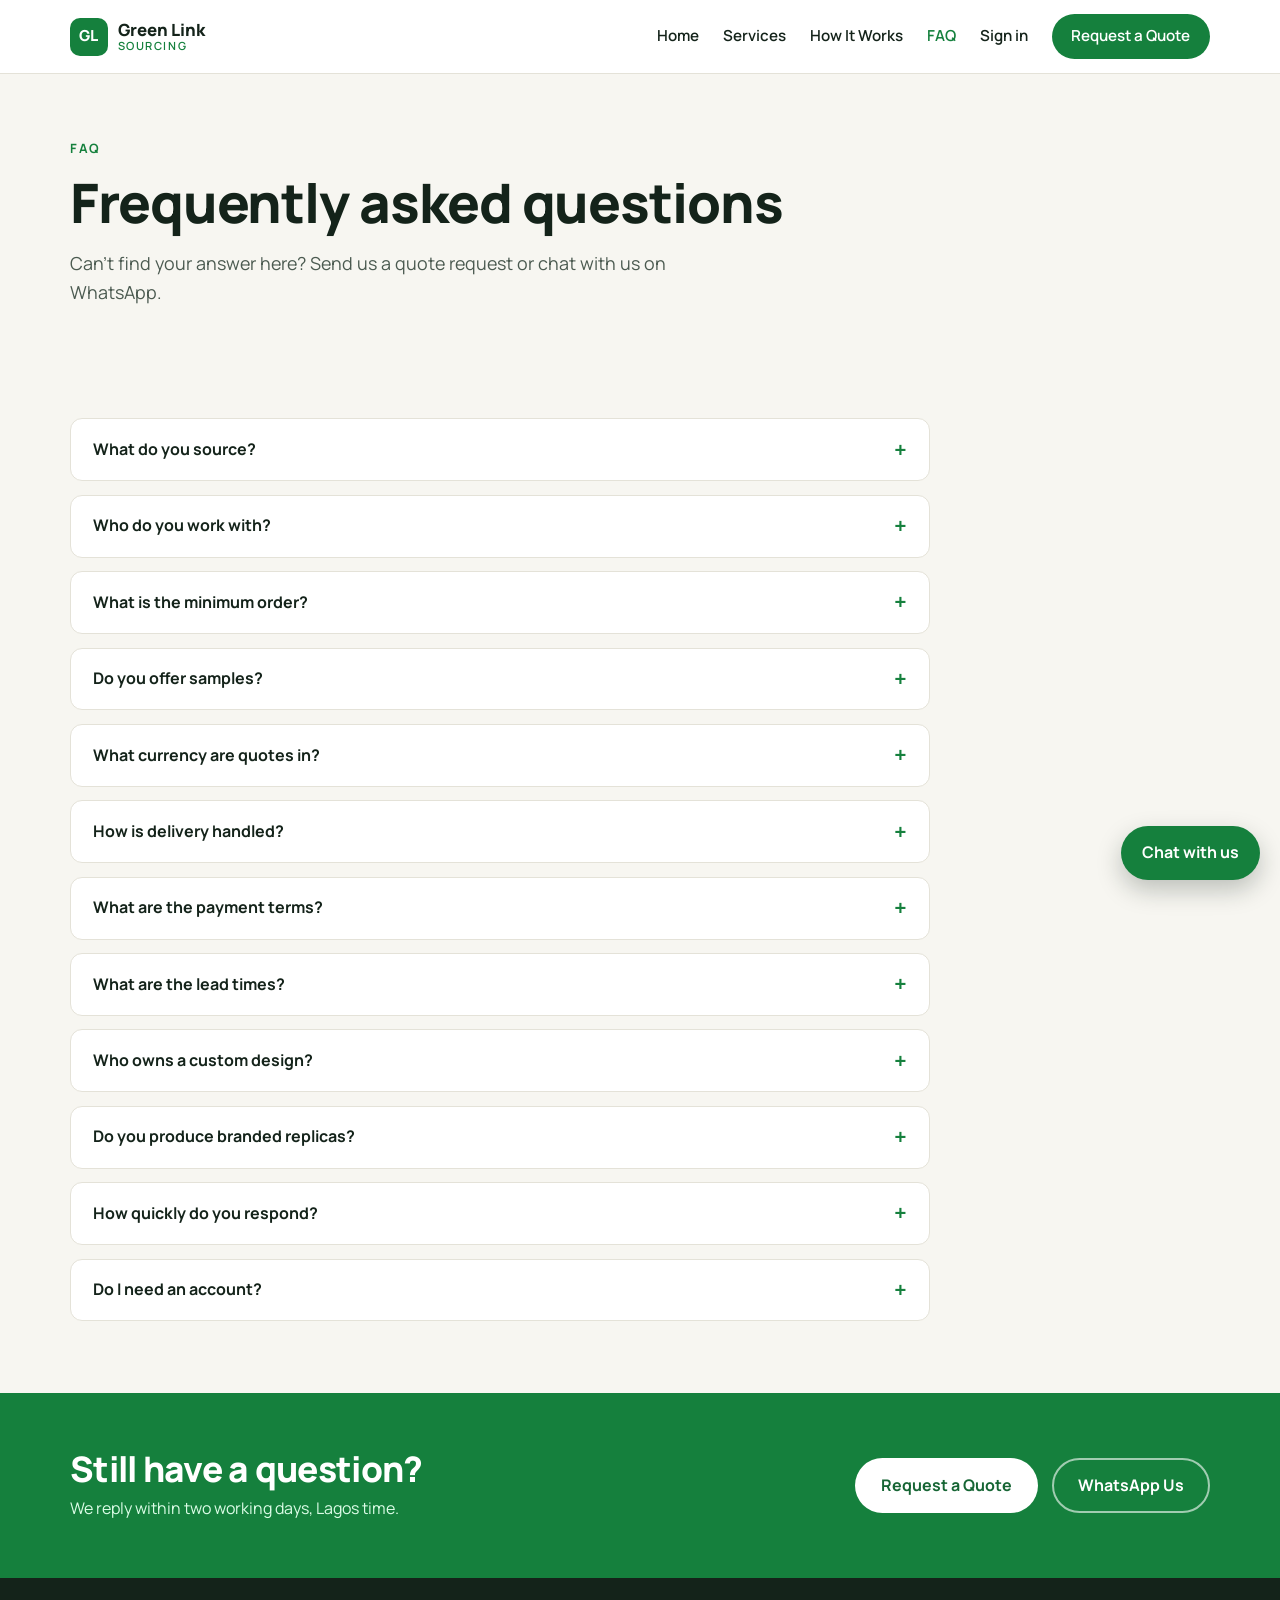
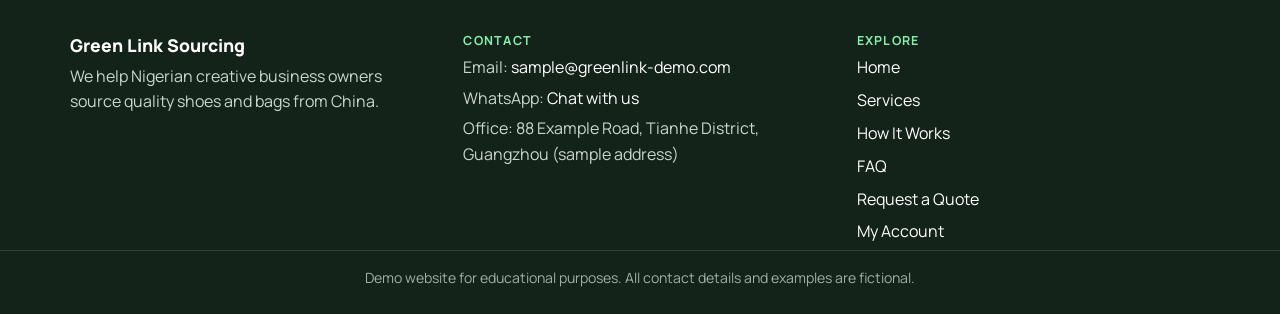
<file: faq.html>
<!DOCTYPE html>
<html lang="en">
<head>
  <meta charset="UTF-8">
  <meta name="viewport" content="width=device-width, initial-scale=1.0">
  <title>FAQ | Green Link Sourcing</title>
  <meta name="description" content="Answers to common questions about minimum orders, currency, payment, delivery to Lagos, lead times and design ownership.">
  <link rel="icon" href="images/favicon.svg" type="image/svg+xml">
  <link rel="preconnect" href="https://fonts.googleapis.com">
  <link rel="preconnect" href="https://fonts.gstatic.com" crossorigin>
  <link href="https://fonts.googleapis.com/css2?family=Manrope:wght@400;500;600;700;800&display=swap" rel="stylesheet">
  <link rel="stylesheet" href="css/styles.css">
</head>
<body>

<a class="skip-link" href="#content">Skip to content</a>

<header class="site-header">
  <div class="container nav-wrap">
    <a href="index.html" class="logo" aria-label="Green Link Sourcing home">
      <span class="logo-mark" aria-hidden="true">GL</span>
      <span class="logo-text">Green Link <small>Sourcing</small></span>
    </a>
    <button class="nav-toggle" aria-label="Open menu" aria-expanded="false" aria-controls="main-nav">Menu</button>
    <nav class="main-nav" id="main-nav" aria-label="Main">
      <a href="index.html">Home</a>
      <a href="services.html">Services</a>
      <a href="how-it-works.html">How It Works</a>
      <a href="faq.html">FAQ</a>
      <a href="account.html" class="nav-account">Sign in</a>
      <a href="quote.html" class="btn btn-primary btn-small">Request a Quote</a>
    </nav>
  </div>
</header>

<main id="content">
  <section class="page-hero">
    <div class="container">
      <p class="eyebrow">FAQ</p>
      <h1>Frequently asked questions</h1>
      <p class="lead">Can't find your answer here? Send us a quote request or chat with us on WhatsApp.</p>
    </div>
  </section>

  <section class="section">
    <div class="container">
      <div class="faq-list" data-faq></div>
    </div>
  </section>

  <section class="cta-band">
    <div class="container cta-inner">
      <div>
        <h2>Still have a question?</h2>
        <p>We reply within two working days, Lagos time.</p>
      </div>
      <div class="cta-actions">
        <a href="quote.html" class="btn btn-light">Request a Quote</a>
        <a href="https://wa.me/234XXXXXXXXXX" class="btn btn-ghost" target="_blank" rel="noopener">WhatsApp Us</a>
      </div>
    </div>
  </section>
</main>

<footer class="site-footer">
  <div class="container footer-grid">
    <div>
      <p class="footer-brand">Green Link Sourcing</p>
      <p>We help Nigerian creative business owners source quality shoes and bags from China.</p>
    </div>
    <div>
      <p class="footer-heading">Contact</p>
      <p>Email: <a href="mailto:sample@greenlink-demo.com">sample@greenlink-demo.com</a></p>
      <p>WhatsApp: <a href="https://wa.me/234XXXXXXXXXX" target="_blank" rel="noopener">Chat with us</a></p>
      <p>Office: 88 Example Road, Tianhe District, Guangzhou (sample address)</p>
    </div>
    <div>
      <p class="footer-heading">Explore</p>
      <div class="footer-links">
        <a href="index.html">Home</a>
        <a href="services.html">Services</a>
        <a href="how-it-works.html">How It Works</a>
        <a href="faq.html">FAQ</a>
        <a href="quote.html">Request a Quote</a>
        <a href="account.html">My Account</a>
      </div>
    </div>
  </div>
  <p class="demo-note">Demo website for educational purposes. All contact details and examples are fictional.</p>
</footer>

<script src="js/main.js"></script>
<script src="js/account.js"></script>
</body>
</html>
</file>
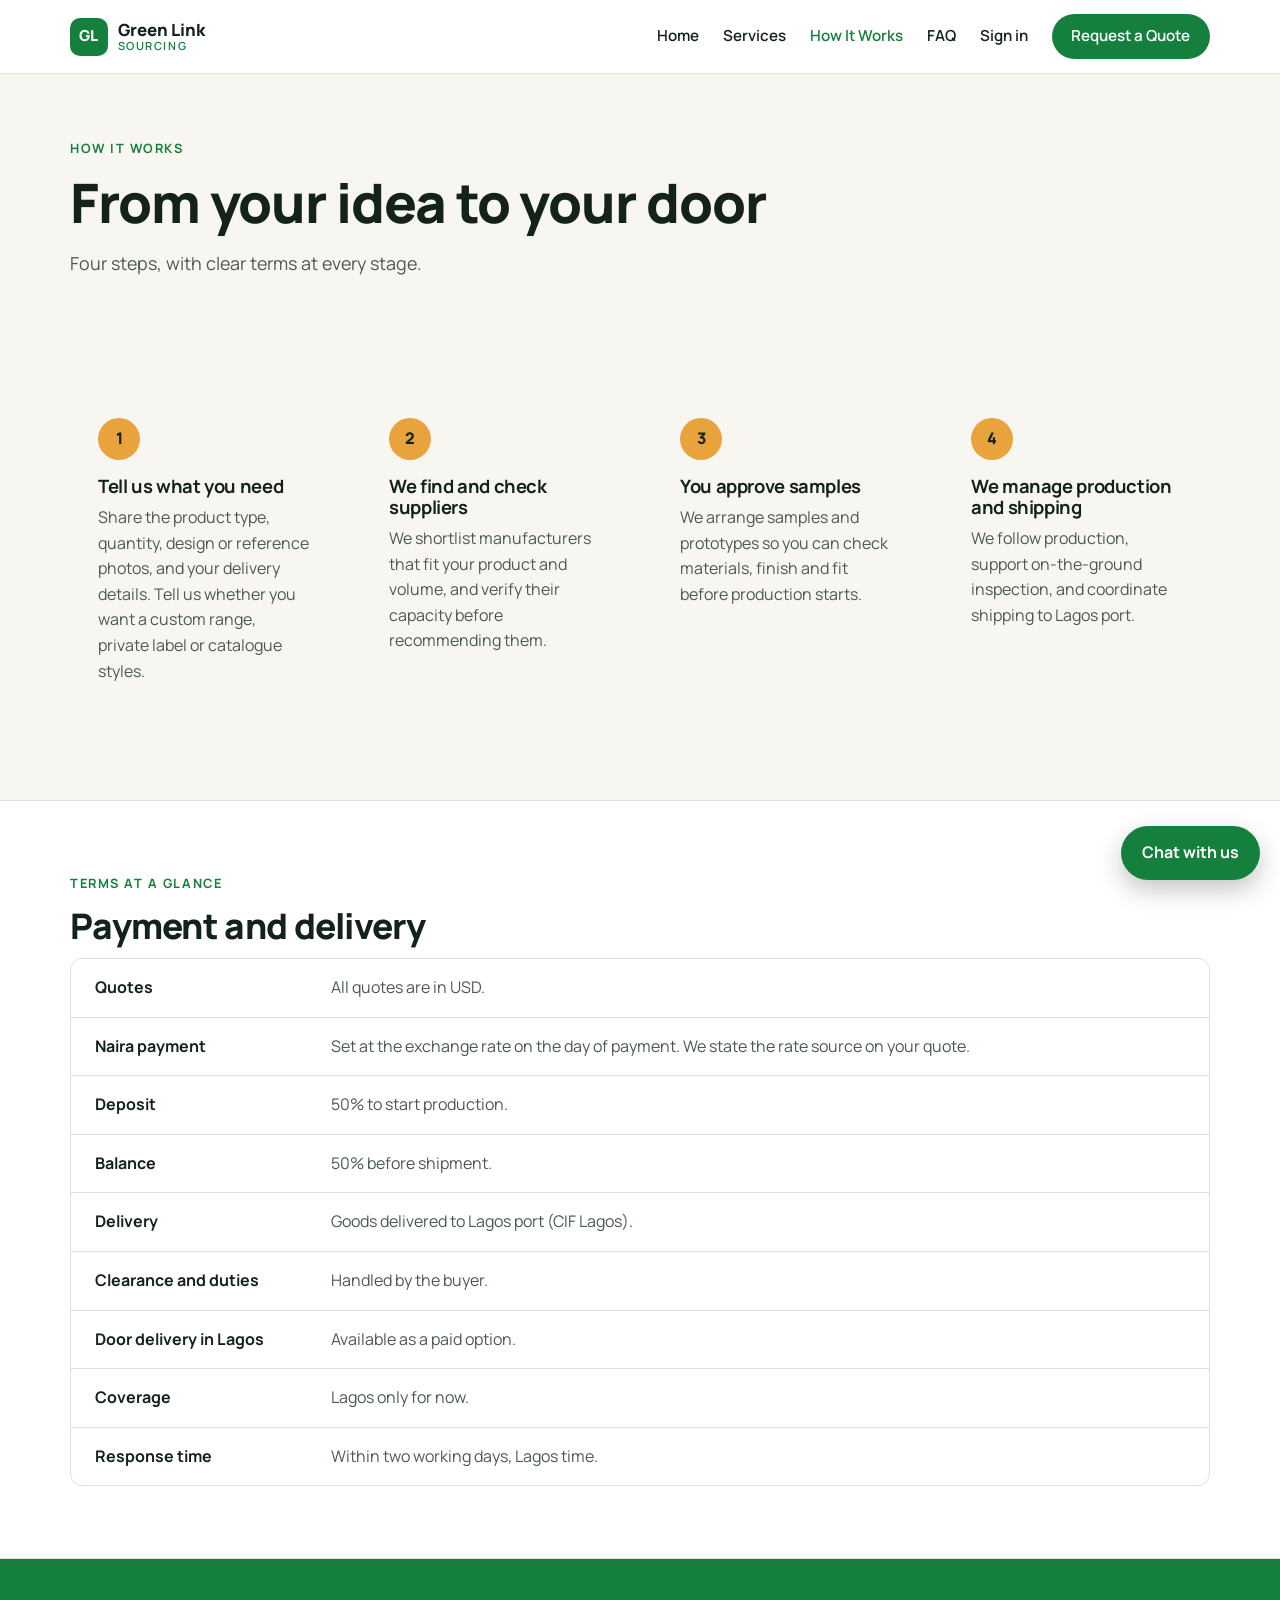
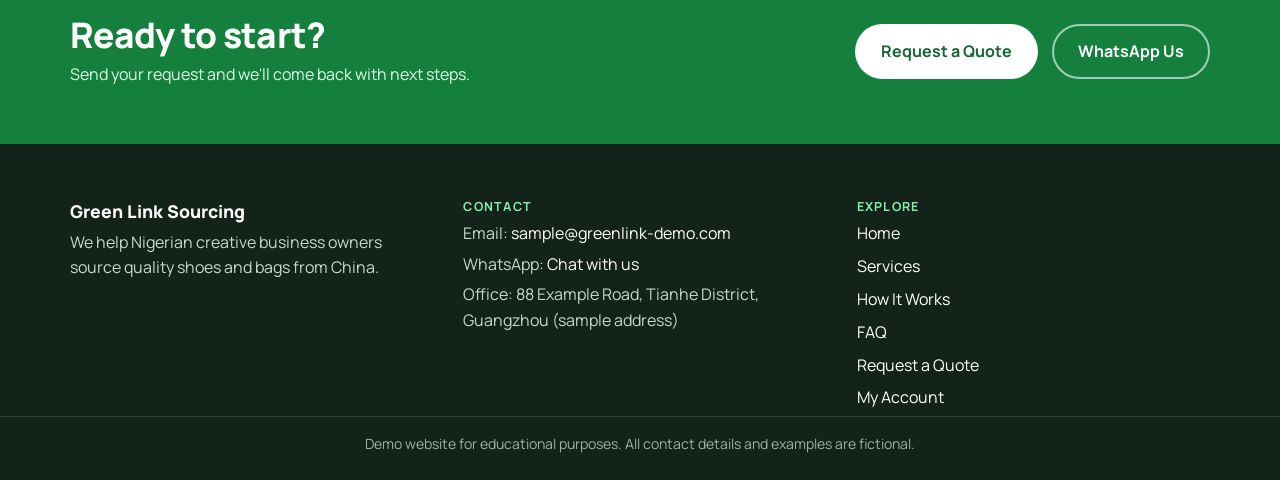
<file: how-it-works.html>
<!DOCTYPE html>
<html lang="en">
<head>
  <meta charset="UTF-8">
  <meta name="viewport" content="width=device-width, initial-scale=1.0">
  <title>How It Works | Green Link Sourcing</title>
  <meta name="description" content="How Green Link Sourcing takes your shoe or bag range from enquiry to delivery at Lagos port, with clear payment and delivery terms.">
  <link rel="icon" href="images/favicon.svg" type="image/svg+xml">
  <link rel="preconnect" href="https://fonts.googleapis.com">
  <link rel="preconnect" href="https://fonts.gstatic.com" crossorigin>
  <link href="https://fonts.googleapis.com/css2?family=Manrope:wght@400;500;600;700;800&display=swap" rel="stylesheet">
  <link rel="stylesheet" href="css/styles.css">
</head>
<body>

<a class="skip-link" href="#content">Skip to content</a>

<header class="site-header">
  <div class="container nav-wrap">
    <a href="index.html" class="logo" aria-label="Green Link Sourcing home">
      <span class="logo-mark" aria-hidden="true">GL</span>
      <span class="logo-text">Green Link <small>Sourcing</small></span>
    </a>
    <button class="nav-toggle" aria-label="Open menu" aria-expanded="false" aria-controls="main-nav">Menu</button>
    <nav class="main-nav" id="main-nav" aria-label="Main">
      <a href="index.html">Home</a>
      <a href="services.html">Services</a>
      <a href="how-it-works.html">How It Works</a>
      <a href="faq.html">FAQ</a>
      <a href="account.html" class="nav-account">Sign in</a>
      <a href="quote.html" class="btn btn-primary btn-small">Request a Quote</a>
    </nav>
  </div>
</header>

<main id="content">
  <section class="page-hero">
    <div class="container">
      <p class="eyebrow">How it works</p>
      <h1>From your idea to your door</h1>
      <p class="lead">Four steps, with clear terms at every stage.</p>
    </div>
  </section>

  <section class="section">
    <div class="container steps">
      <div class="step">
        <div class="step-number">1</div>
        <h3>Tell us what you need</h3>
        <p>Share the product type, quantity, design or reference photos, and your delivery details. Tell us whether you want a custom range, private label or catalogue styles.</p>
      </div>
      <div class="step">
        <div class="step-number">2</div>
        <h3>We find and check suppliers</h3>
        <p>We shortlist manufacturers that fit your product and volume, and verify their capacity before recommending them.</p>
      </div>
      <div class="step">
        <div class="step-number">3</div>
        <h3>You approve samples</h3>
        <p>We arrange samples and prototypes so you can check materials, finish and fit before production starts.</p>
      </div>
      <div class="step">
        <div class="step-number">4</div>
        <h3>We manage production and shipping</h3>
        <p>We follow production, support on-the-ground inspection, and coordinate shipping to Lagos port.</p>
      </div>
    </div>
  </section>

  <section class="section section-alt">
    <div class="container">
      <p class="eyebrow">Terms at a glance</p>
      <h2>Payment and delivery</h2>
      <dl class="terms-table">
        <div><dt>Quotes</dt><dd>All quotes are in USD.</dd></div>
        <div><dt>Naira payment</dt><dd>Set at the exchange rate on the day of payment. We state the rate source on your quote.</dd></div>
        <div><dt>Deposit</dt><dd>50% to start production.</dd></div>
        <div><dt>Balance</dt><dd>50% before shipment.</dd></div>
        <div><dt>Delivery</dt><dd>Goods delivered to Lagos port (CIF Lagos).</dd></div>
        <div><dt>Clearance and duties</dt><dd>Handled by the buyer.</dd></div>
        <div><dt>Door delivery in Lagos</dt><dd>Available as a paid option.</dd></div>
        <div><dt>Coverage</dt><dd>Lagos only for now.</dd></div>
        <div><dt>Response time</dt><dd>Within two working days, Lagos time.</dd></div>
      </dl>
    </div>
  </section>

  <section class="cta-band">
    <div class="container cta-inner">
      <div>
        <h2>Ready to start?</h2>
        <p>Send your request and we'll come back with next steps.</p>
      </div>
      <div class="cta-actions">
        <a href="quote.html" class="btn btn-light">Request a Quote</a>
        <a href="https://wa.me/234XXXXXXXXXX" class="btn btn-ghost" target="_blank" rel="noopener">WhatsApp Us</a>
      </div>
    </div>
  </section>
</main>

<footer class="site-footer">
  <div class="container footer-grid">
    <div>
      <p class="footer-brand">Green Link Sourcing</p>
      <p>We help Nigerian creative business owners source quality shoes and bags from China.</p>
    </div>
    <div>
      <p class="footer-heading">Contact</p>
      <p>Email: <a href="mailto:sample@greenlink-demo.com">sample@greenlink-demo.com</a></p>
      <p>WhatsApp: <a href="https://wa.me/234XXXXXXXXXX" target="_blank" rel="noopener">Chat with us</a></p>
      <p>Office: 88 Example Road, Tianhe District, Guangzhou (sample address)</p>
    </div>
    <div>
      <p class="footer-heading">Explore</p>
      <div class="footer-links">
        <a href="index.html">Home</a>
        <a href="services.html">Services</a>
        <a href="how-it-works.html">How It Works</a>
        <a href="faq.html">FAQ</a>
        <a href="quote.html">Request a Quote</a>
        <a href="account.html">My Account</a>
      </div>
    </div>
  </div>
  <p class="demo-note">Demo website for educational purposes. All contact details and examples are fictional.</p>
</footer>

<script src="js/main.js"></script>
<script src="js/account.js"></script>
</body>
</html>
</file>
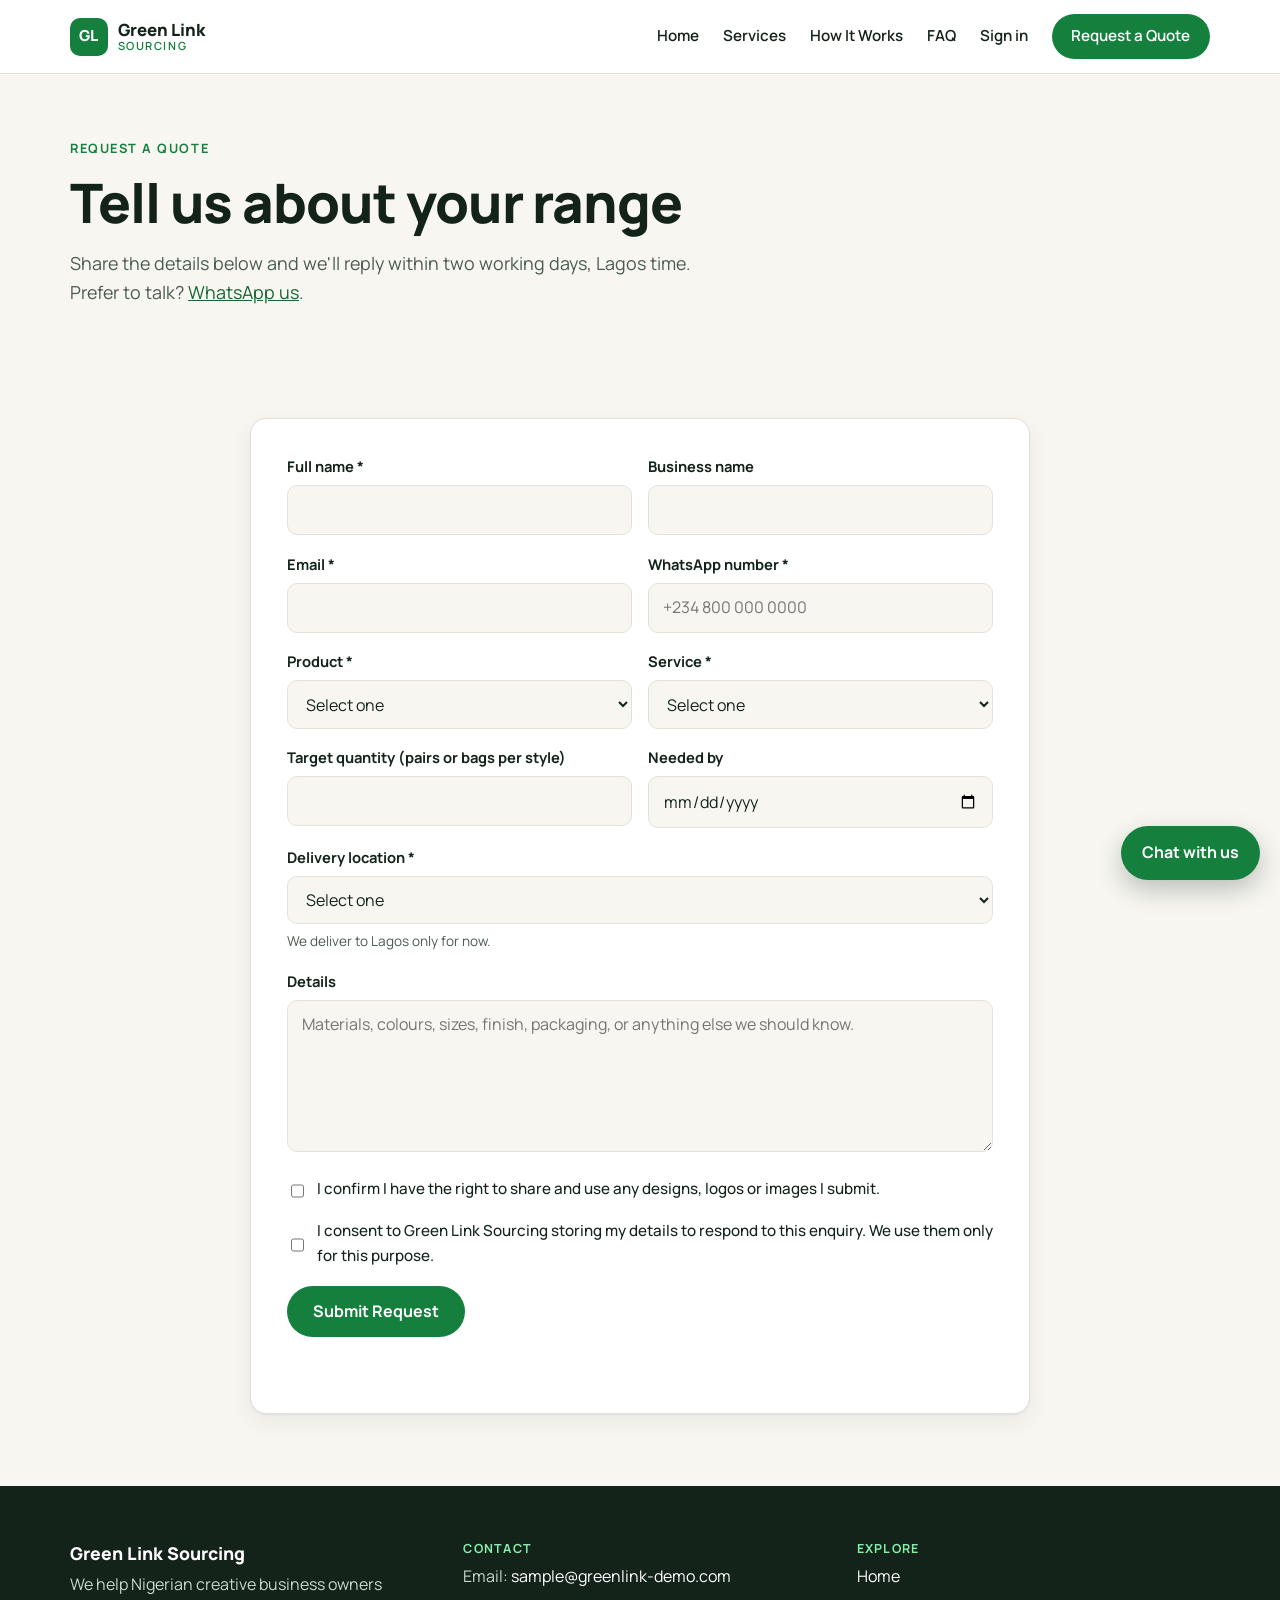
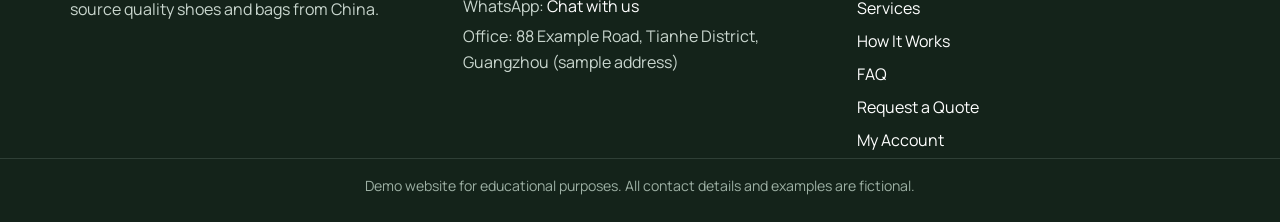
<file: quote.html>
<!DOCTYPE html>
<html lang="en">
<head>
  <meta charset="UTF-8">
  <meta name="viewport" content="width=device-width, initial-scale=1.0">
  <title>Request a Quote | Green Link Sourcing</title>
  <meta name="description" content="Request a quote for shoes or bags sourced from China. We reply within two working days, Lagos time.">
  <link rel="icon" href="images/favicon.svg" type="image/svg+xml">
  <link rel="preconnect" href="https://fonts.googleapis.com">
  <link rel="preconnect" href="https://fonts.gstatic.com" crossorigin>
  <link href="https://fonts.googleapis.com/css2?family=Manrope:wght@400;500;600;700;800&display=swap" rel="stylesheet">
  <link rel="stylesheet" href="css/styles.css">
</head>
<body>

<a class="skip-link" href="#content">Skip to content</a>

<header class="site-header">
  <div class="container nav-wrap">
    <a href="index.html" class="logo" aria-label="Green Link Sourcing home">
      <span class="logo-mark" aria-hidden="true">GL</span>
      <span class="logo-text">Green Link <small>Sourcing</small></span>
    </a>
    <button class="nav-toggle" aria-label="Open menu" aria-expanded="false" aria-controls="main-nav">Menu</button>
    <nav class="main-nav" id="main-nav" aria-label="Main">
      <a href="index.html">Home</a>
      <a href="services.html">Services</a>
      <a href="how-it-works.html">How It Works</a>
      <a href="faq.html">FAQ</a>
      <a href="account.html" class="nav-account">Sign in</a>
      <a href="quote.html" class="btn btn-primary btn-small">Request a Quote</a>
    </nav>
  </div>
</header>

<main id="content">
  <section class="page-hero">
    <div class="container">
      <p class="eyebrow">Request a quote</p>
      <h1>Tell us about your range</h1>
      <p class="lead">Share the details below and we'll reply within two working days, Lagos time. Prefer to talk? <a href="https://wa.me/234XXXXXXXXXX" target="_blank" rel="noopener">WhatsApp us</a>.</p>
    </div>
  </section>

  <section class="section">
    <div class="container narrow">
      <form id="quote-form" name="quote" method="POST" data-netlify="true" netlify-honeypot="bot-field" class="quote-form">
        <input type="hidden" name="form-name" value="quote">
        <p class="hidden"><label>Don't fill this out: <input name="bot-field"></label></p>

        <div class="form-row">
          <div class="form-group">
            <label for="name">Full name *</label>
            <input id="name" name="name" type="text" autocomplete="name" required>
          </div>
          <div class="form-group">
            <label for="business">Business name</label>
            <input id="business" name="business" type="text" autocomplete="organization">
          </div>
        </div>

        <div class="form-row">
          <div class="form-group">
            <label for="email">Email *</label>
            <input id="email" name="email" type="email" autocomplete="email" required>
          </div>
          <div class="form-group">
            <label for="whatsapp">WhatsApp number *</label>
            <input id="whatsapp" name="whatsapp" type="tel" placeholder="+234 800 000 0000" required>
          </div>
        </div>

        <div class="form-row">
          <div class="form-group">
            <label for="product">Product *</label>
            <select id="product" name="product" required>
              <option value="">Select one</option>
              <option>Shoes</option>
              <option>Bags</option>
              <option>Both</option>
            </select>
          </div>
          <div class="form-group">
            <label for="service">Service *</label>
            <select id="service" name="service" required>
              <option value="">Select one</option>
              <option>Custom order</option>
              <option>Private label</option>
              <option>Ready-to-brand catalogue</option>
              <option>Not sure yet</option>
            </select>
          </div>
        </div>

        <div class="form-row">
          <div class="form-group">
            <label for="quantity">Target quantity (pairs or bags per style)</label>
            <input id="quantity" name="quantity" type="number" min="1">
          </div>
          <div class="form-group">
            <label for="deadline">Needed by</label>
            <input id="deadline" name="deadline" type="date">
          </div>
        </div>

        <div class="form-group">
          <label for="location">Delivery location *</label>
          <select id="location" name="location" required>
            <option value="">Select one</option>
            <option>Lagos (port pick-up, CIF Lagos)</option>
            <option>Lagos (door delivery, paid option)</option>
          </select>
          <p class="field-note">We deliver to Lagos only for now.</p>
        </div>

        <div class="form-group">
          <label for="details">Details</label>
          <textarea id="details" name="details" rows="5" placeholder="Materials, colours, sizes, finish, packaging, or anything else we should know."></textarea>
        </div>

        <div class="form-group checkbox-group">
          <label>
            <input type="checkbox" name="rights" required>
            I confirm I have the right to share and use any designs, logos or images I submit.
          </label>
        </div>

        <div class="form-group checkbox-group">
          <label>
            <input type="checkbox" name="consent" required>
            I consent to Green Link Sourcing storing my details to respond to this enquiry. We use them only for this purpose.
          </label>
        </div>

        <button type="submit" class="btn btn-primary">Submit Request</button>
        <p class="form-status" role="status" aria-live="polite"></p>
      </form>

      <div id="quote-confirmation" class="confirmation" hidden>
        <h2>Thank you!</h2>
        <p>Your request has been received. Your reference number is <strong id="reference-number"></strong>.</p>
        <p>We'll reply within two working days, Lagos time.</p>
      </div>
    </div>
  </section>
</main>

<footer class="site-footer">
  <div class="container footer-grid">
    <div>
      <p class="footer-brand">Green Link Sourcing</p>
      <p>We help Nigerian creative business owners source quality shoes and bags from China.</p>
    </div>
    <div>
      <p class="footer-heading">Contact</p>
      <p>Email: <a href="mailto:sample@greenlink-demo.com">sample@greenlink-demo.com</a></p>
      <p>WhatsApp: <a href="https://wa.me/234XXXXXXXXXX" target="_blank" rel="noopener">Chat with us</a></p>
      <p>Office: 88 Example Road, Tianhe District, Guangzhou (sample address)</p>
    </div>
    <div>
      <p class="footer-heading">Explore</p>
      <div class="footer-links">
        <a href="index.html">Home</a>
        <a href="services.html">Services</a>
        <a href="how-it-works.html">How It Works</a>
        <a href="faq.html">FAQ</a>
        <a href="quote.html">Request a Quote</a>
        <a href="account.html">My Account</a>
      </div>
    </div>
  </div>
  <p class="demo-note">Demo website for educational purposes. All contact details and examples are fictional.</p>
</footer>

<script src="js/main.js"></script>
<script src="js/account.js"></script>
</body>
</html>
</file>
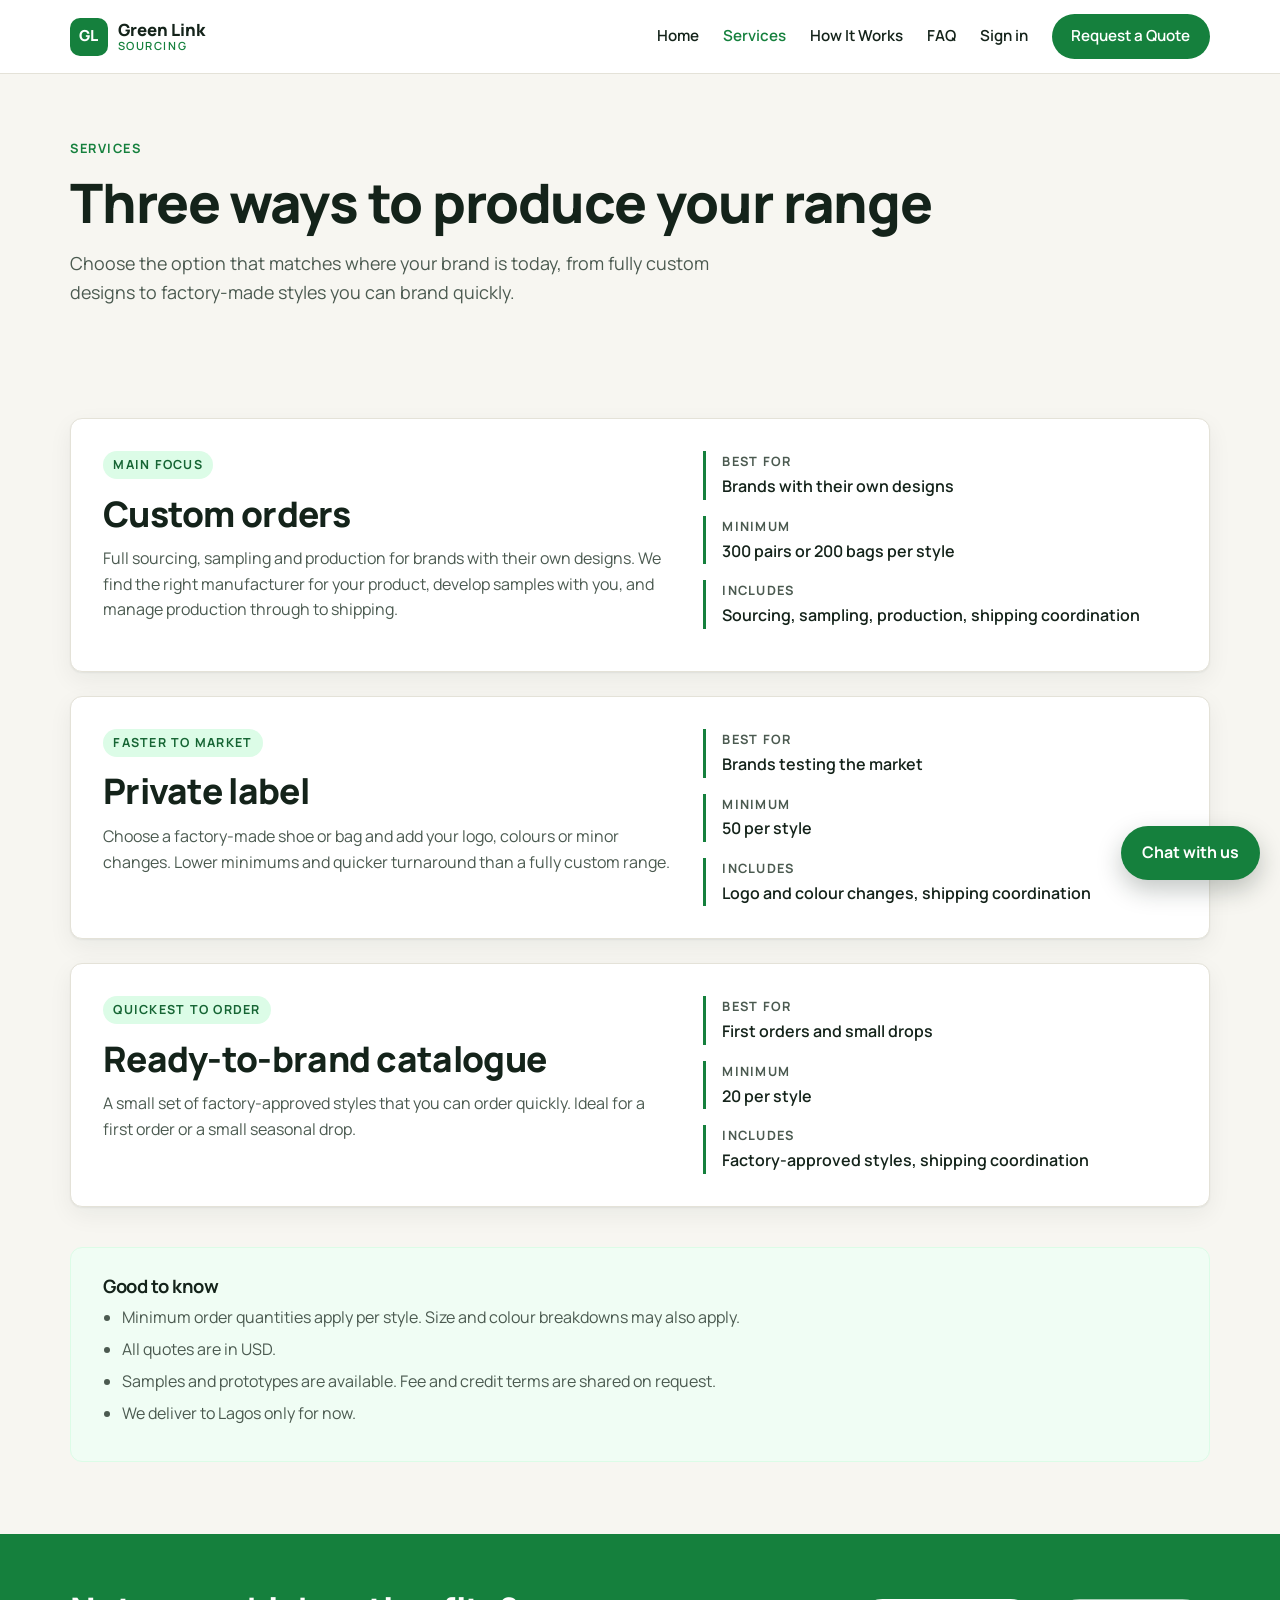
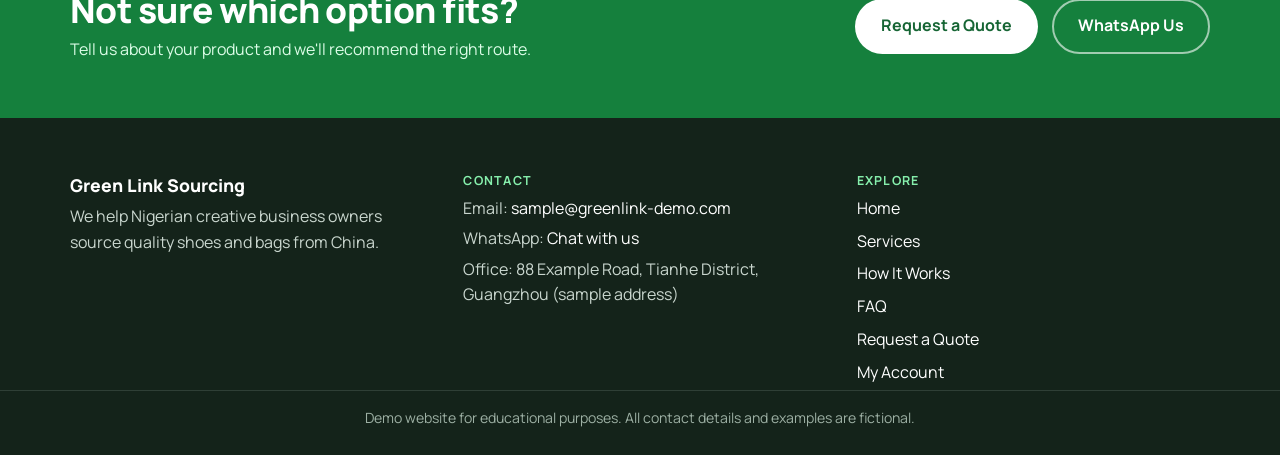
<file: services.html>
<!DOCTYPE html>
<html lang="en">
<head>
  <meta charset="UTF-8">
  <meta name="viewport" content="width=device-width, initial-scale=1.0">
  <title>Services | Green Link Sourcing</title>
  <meta name="description" content="Custom orders, private label and ready-to-brand catalogue options for shoes and bags sourced from China.">
  <link rel="icon" href="images/favicon.svg" type="image/svg+xml">
  <link rel="preconnect" href="https://fonts.googleapis.com">
  <link rel="preconnect" href="https://fonts.gstatic.com" crossorigin>
  <link href="https://fonts.googleapis.com/css2?family=Manrope:wght@400;500;600;700;800&display=swap" rel="stylesheet">
  <link rel="stylesheet" href="css/styles.css">
</head>
<body>

<a class="skip-link" href="#content">Skip to content</a>

<header class="site-header">
  <div class="container nav-wrap">
    <a href="index.html" class="logo" aria-label="Green Link Sourcing home">
      <span class="logo-mark" aria-hidden="true">GL</span>
      <span class="logo-text">Green Link <small>Sourcing</small></span>
    </a>
    <button class="nav-toggle" aria-label="Open menu" aria-expanded="false" aria-controls="main-nav">Menu</button>
    <nav class="main-nav" id="main-nav" aria-label="Main">
      <a href="index.html">Home</a>
      <a href="services.html">Services</a>
      <a href="how-it-works.html">How It Works</a>
      <a href="faq.html">FAQ</a>
      <a href="account.html" class="nav-account">Sign in</a>
      <a href="quote.html" class="btn btn-primary btn-small">Request a Quote</a>
    </nav>
  </div>
</header>

<main id="content">
  <section class="page-hero">
    <div class="container">
      <p class="eyebrow">Services</p>
      <h1>Three ways to produce your range</h1>
      <p class="lead">Choose the option that matches where your brand is today, from fully custom designs to factory-made styles you can brand quickly.</p>
    </div>
  </section>

  <section class="section">
    <div class="container tier-stack">
      <article class="tier-detail">
        <div>
          <p class="tier-tag">Main focus</p>
          <h2>Custom orders</h2>
          <p>Full sourcing, sampling and production for brands with their own designs. We find the right manufacturer for your product, develop samples with you, and manage production through to shipping.</p>
        </div>
        <dl class="tier-facts">
          <div><dt>Best for</dt><dd>Brands with their own designs</dd></div>
          <div><dt>Minimum</dt><dd>300 pairs or 200 bags per style</dd></div>
          <div><dt>Includes</dt><dd>Sourcing, sampling, production, shipping coordination</dd></div>
        </dl>
      </article>

      <article class="tier-detail">
        <div>
          <p class="tier-tag">Faster to market</p>
          <h2>Private label</h2>
          <p>Choose a factory-made shoe or bag and add your logo, colours or minor changes. Lower minimums and quicker turnaround than a fully custom range.</p>
        </div>
        <dl class="tier-facts">
          <div><dt>Best for</dt><dd>Brands testing the market</dd></div>
          <div><dt>Minimum</dt><dd>50 per style</dd></div>
          <div><dt>Includes</dt><dd>Logo and colour changes, shipping coordination</dd></div>
        </dl>
      </article>

      <article class="tier-detail">
        <div>
          <p class="tier-tag">Quickest to order</p>
          <h2>Ready-to-brand catalogue</h2>
          <p>A small set of factory-approved styles that you can order quickly. Ideal for a first order or a small seasonal drop.</p>
        </div>
        <dl class="tier-facts">
          <div><dt>Best for</dt><dd>First orders and small drops</dd></div>
          <div><dt>Minimum</dt><dd>20 per style</dd></div>
          <div><dt>Includes</dt><dd>Factory-approved styles, shipping coordination</dd></div>
        </dl>
      </article>
    </div>

    <div class="container notes">
      <h3>Good to know</h3>
      <ul>
        <li>Minimum order quantities apply per style. Size and colour breakdowns may also apply.</li>
        <li>All quotes are in USD.</li>
        <li>Samples and prototypes are available. Fee and credit terms are shared on request.</li>
        <li>We deliver to Lagos only for now.</li>
      </ul>
    </div>
  </section>

  <section class="cta-band">
    <div class="container cta-inner">
      <div>
        <h2>Not sure which option fits?</h2>
        <p>Tell us about your product and we'll recommend the right route.</p>
      </div>
      <div class="cta-actions">
        <a href="quote.html" class="btn btn-light">Request a Quote</a>
        <a href="https://wa.me/234XXXXXXXXXX" class="btn btn-ghost" target="_blank" rel="noopener">WhatsApp Us</a>
      </div>
    </div>
  </section>
</main>

<footer class="site-footer">
  <div class="container footer-grid">
    <div>
      <p class="footer-brand">Green Link Sourcing</p>
      <p>We help Nigerian creative business owners source quality shoes and bags from China.</p>
    </div>
    <div>
      <p class="footer-heading">Contact</p>
      <p>Email: <a href="mailto:sample@greenlink-demo.com">sample@greenlink-demo.com</a></p>
      <p>WhatsApp: <a href="https://wa.me/234XXXXXXXXXX" target="_blank" rel="noopener">Chat with us</a></p>
      <p>Office: 88 Example Road, Tianhe District, Guangzhou (sample address)</p>
    </div>
    <div>
      <p class="footer-heading">Explore</p>
      <div class="footer-links">
        <a href="index.html">Home</a>
        <a href="services.html">Services</a>
        <a href="how-it-works.html">How It Works</a>
        <a href="faq.html">FAQ</a>
        <a href="quote.html">Request a Quote</a>
        <a href="account.html">My Account</a>
      </div>
    </div>
  </div>
  <p class="demo-note">Demo website for educational purposes. All contact details and examples are fictional.</p>
</footer>

<script src="js/main.js"></script>
<script src="js/account.js"></script>
</body>
</html>
</file>
<file: css/styles.css>
:root {
  --green: #15803D;
  --green-dark: #166534;
  --green-soft: #DCFCE7;
  --green-mist: #F0FDF4;
  --ink: #14231A;
  --muted: #4B5A50;
  --cream: #F7F6F1;
  --white: #FFFFFF;
  --line: #E4E2D8;
  --amber: #E8A33D;
  --radius: 12px;
  --shadow: 0 1px 2px rgba(20, 35, 26, 0.06), 0 8px 24px rgba(20, 35, 26, 0.06);
}

* { box-sizing: border-box; }
html { scroll-behavior: smooth; }

body {
  margin: 0;
  font-family: "Manrope", system-ui, -apple-system, "Segoe UI", Roboto, Arial, sans-serif;
  color: var(--ink);
  background: var(--cream);
  line-height: 1.6;
  -webkit-font-smoothing: antialiased;
}

img { max-width: 100%; display: block; }
a { color: var(--green-dark); }
h1, h2, h3 { line-height: 1.15; color: var(--ink); letter-spacing: -0.02em; margin: 0; }
h1 { font-size: clamp(2.1rem, 4.6vw, 3.4rem); font-weight: 800; margin-bottom: 1rem; }
h2 { font-size: clamp(1.6rem, 3vw, 2.2rem); font-weight: 800; margin-bottom: 0.75rem; }
h3 { font-size: 1.15rem; font-weight: 700; margin-bottom: 0.5rem; }
p { color: var(--muted); margin: 0 0 1rem; }
:focus-visible { outline: 3px solid var(--amber); outline-offset: 2px; border-radius: 4px; }

.container { width: min(1140px, 92%); margin: 0 auto; }
.narrow { max-width: 780px; }
.hidden { display: none !important; }

.skip-link {
  position: absolute;
  left: -999px;
  top: 0;
  background: var(--ink);
  color: var(--white);
  padding: 0.5rem 1rem;
  z-index: 200;
}
.skip-link:focus { left: 1rem; top: 1rem; }

.eyebrow {
  font-size: 0.8rem;
  font-weight: 700;
  letter-spacing: 0.12em;
  text-transform: uppercase;
  color: var(--green);
  margin-bottom: 0.75rem;
}
.lead { font-size: 1.12rem; max-width: 60ch; }
.section-intro { max-width: 60ch; margin-bottom: 2rem; }
.link-row { margin-top: 2rem; font-weight: 700; }
.link-row a { text-decoration: none; }
.link-row a:hover { text-decoration: underline; }

/* Header */
.site-header {
  background: var(--white);
  border-bottom: 1px solid var(--line);
  position: sticky;
  top: 0;
  z-index: 50;
  transition: box-shadow 0.2s;
}
.site-header.scrolled { box-shadow: var(--shadow); }
.nav-wrap {
  display: flex;
  align-items: center;
  justify-content: space-between;
  padding: 0.9rem 0;
  position: relative;
}
.logo {
  display: flex;
  align-items: center;
  gap: 0.6rem;
  text-decoration: none;
  color: var(--ink);
}
.logo-mark {
  width: 38px;
  height: 38px;
  border-radius: 10px;
  background: var(--green);
  color: var(--white);
  font-weight: 800;
  font-size: 0.95rem;
  display: grid;
  place-items: center;
  letter-spacing: 0.02em;
}
.logo-text { font-weight: 800; font-size: 1.05rem; line-height: 1.1; }
.logo-text small { display: block; font-size: 0.7rem; font-weight: 600; letter-spacing: 0.14em; text-transform: uppercase; color: var(--green); }

.nav-toggle {
  display: none;
  background: none;
  border: 1px solid var(--line);
  border-radius: 8px;
  font: inherit;
  font-weight: 600;
  padding: 0.4rem 0.8rem;
  cursor: pointer;
  color: var(--ink);
}
.main-nav { display: flex; align-items: center; gap: 1.5rem; }
.main-nav a {
  color: var(--ink);
  text-decoration: none;
  font-weight: 600;
  font-size: 0.95rem;
}
.main-nav a:hover { color: var(--green); }
.main-nav a.active { color: var(--green); }
.main-nav a.btn-primary { color: var(--white); }

/* Buttons */
.btn {
  display: inline-block;
  padding: 0.8rem 1.5rem;
  border-radius: 999px;
  font-weight: 700;
  font-size: 1rem;
  font-family: inherit;
  text-decoration: none;
  border: 2px solid transparent;
  cursor: pointer;
  transition: background 0.2s, color 0.2s, border-color 0.2s;
}
.btn-primary { background: var(--green); color: var(--white); }
.btn-primary:hover { background: var(--green-dark); }
.btn-outline { border-color: var(--ink); color: var(--ink); background: transparent; }
.btn-outline:hover { background: var(--ink); color: var(--white); }
.btn-light { background: var(--white); color: var(--green-dark); }
.btn-light:hover { background: var(--green-soft); }
.btn-ghost { border-color: rgba(255, 255, 255, 0.6); color: var(--white); background: transparent; }
.btn-ghost:hover { background: rgba(255, 255, 255, 0.12); }
.btn-small { padding: 0.5rem 1.1rem; font-size: 0.92rem; }

/* Hero */
.hero { padding: 4.5rem 0 3.5rem; }
.hero-grid {
  display: grid;
  grid-template-columns: 1.05fr 1fr;
  gap: 3.5rem;
  align-items: center;
}
.hero-actions { display: flex; gap: 0.9rem; flex-wrap: wrap; margin-top: 2rem; }
.hero-art {
  margin: 0;
  background: linear-gradient(160deg, var(--green-soft), #D1FAE5);
  border-radius: 24px;
  padding: 1.5rem 1.5rem 1rem;
  box-shadow: var(--shadow);
}
.hero-art img { width: 100%; height: auto; }
.hero-art figcaption {
  text-align: center;
  font-size: 0.82rem;
  color: var(--muted);
  margin-top: 0.5rem;
}

/* Terms strip */
.terms-strip { background: var(--green-dark); color: var(--white); padding: 1.5rem 0; }
.terms-grid {
  display: grid;
  grid-template-columns: repeat(4, 1fr);
  gap: 1.5rem;
}
.terms-label {
  display: block;
  font-size: 0.75rem;
  text-transform: uppercase;
  letter-spacing: 0.12em;
  color: #BBF7D0;
  font-weight: 700;
}
.terms-value { display: block; font-weight: 600; }

/* Sections */
.section { padding: 4.5rem 0; }
.section-alt { background: var(--white); border-top: 1px solid var(--line); border-bottom: 1px solid var(--line); }
.page-hero { padding: 4rem 0 1.5rem; }

/* Cards */
.card-grid {
  display: grid;
  grid-template-columns: repeat(auto-fit, minmax(250px, 1fr));
  gap: 1.5rem;
}
.card {
  background: var(--white);
  border: 1px solid var(--line);
  border-radius: var(--radius);
  padding: 1.75rem;
  box-shadow: var(--shadow);
}
.tier-card { display: flex; flex-direction: column; }
.tier-card p:last-child { margin-top: auto; }
.moq {
  display: inline-block;
  background: var(--green-soft);
  color: var(--green-dark) !important;
  font-weight: 700;
  font-size: 0.9rem;
  padding: 0.35rem 0.75rem;
  border-radius: 999px;
  align-self: flex-start;
  margin-top: 0.75rem;
}

/* Steps */
.steps {
  display: grid;
  grid-template-columns: repeat(auto-fit, minmax(230px, 1fr));
  gap: 1.5rem;
}
.steps-compact { margin-top: 0.5rem; }
.step {
  background: var(--cream);
  border-radius: var(--radius);
  padding: 1.75rem;
}
.step-number {
  width: 42px;
  height: 42px;
  border-radius: 50%;
  background: var(--amber);
  color: var(--ink);
  font-weight: 800;
  display: grid;
  place-items: center;
  margin-bottom: 1rem;
}

/* Terms table (How It Works) */
.terms-table {
  margin: 0;
  background: var(--white);
  border: 1px solid var(--line);
  border-radius: var(--radius);
  overflow: hidden;
}
.terms-table div {
  display: grid;
  grid-template-columns: 220px 1fr;
  gap: 1rem;
  padding: 1rem 1.5rem;
  border-bottom: 1px solid var(--line);
}
.terms-table div:last-child { border-bottom: none; }
.terms-table dt { font-weight: 700; color: var(--ink); }
.terms-table dd { margin: 0; color: var(--muted); }

/* Services detail */
.tier-stack { display: grid; gap: 1.5rem; }
.tier-detail {
  background: var(--white);
  border: 1px solid var(--line);
  border-radius: var(--radius);
  padding: 2rem;
  display: grid;
  grid-template-columns: 1.2fr 1fr;
  gap: 2rem;
  box-shadow: var(--shadow);
}
.tier-tag {
  display: inline-block;
  font-size: 0.78rem;
  font-weight: 700;
  text-transform: uppercase;
  letter-spacing: 0.1em;
  color: var(--green-dark);
  background: var(--green-soft);
  padding: 0.25rem 0.65rem;
  border-radius: 999px;
  margin-bottom: 0.9rem;
}
.tier-facts { margin: 0; display: grid; gap: 1rem; align-content: start; }
.tier-facts div { border-left: 3px solid var(--green); padding-left: 1rem; }
.tier-facts dt { font-size: 0.8rem; text-transform: uppercase; letter-spacing: 0.1em; color: var(--muted); font-weight: 700; }
.tier-facts dd { margin: 0.15rem 0 0; font-weight: 600; color: var(--ink); }
.notes {
  margin-top: 2.5rem;
  background: var(--green-mist);
  border: 1px solid var(--green-soft);
  border-radius: var(--radius);
  padding: 1.75rem 2rem;
}
.notes ul { margin: 0; padding-left: 1.2rem; color: var(--muted); }
.notes li { margin-bottom: 0.4rem; }

/* CTA band */
.cta-band { background: var(--green); color: var(--white); padding: 3.5rem 0; }
.cta-band h2 { color: var(--white); margin-bottom: 0.4rem; }
.cta-band p { color: #DCFCE7; margin: 0; }
.cta-inner { display: flex; justify-content: space-between; align-items: center; gap: 2rem; flex-wrap: wrap; }
.cta-actions { display: flex; gap: 0.9rem; flex-wrap: wrap; }

/* FAQ */
.faq-list { display: grid; gap: 0.85rem; max-width: 860px; }
.faq-list details {
  background: var(--white);
  border: 1px solid var(--line);
  border-radius: var(--radius);
  padding: 1.1rem 1.4rem;
  transition: border-color 0.2s;
}
.faq-list details[open] { border-color: var(--green); }
.faq-list summary {
  cursor: pointer;
  font-weight: 700;
  color: var(--ink);
  list-style: none;
  display: flex;
  justify-content: space-between;
  align-items: center;
  gap: 1rem;
}
.faq-list summary::-webkit-details-marker { display: none; }
.faq-list summary::after {
  content: "+";
  font-size: 1.4rem;
  line-height: 1;
  color: var(--green);
  transition: transform 0.2s;
}
.faq-list details[open] summary::after { content: "–"; }
.faq-list details p { margin: 0.8rem 0 0; }

/* Quote form */
.quote-form {
  background: var(--white);
  border: 1px solid var(--line);
  border-radius: 16px;
  padding: 2.25rem;
  box-shadow: var(--shadow);
}
.form-row {
  display: grid;
  grid-template-columns: 1fr 1fr;
  gap: 1rem;
}
.form-group { margin-bottom: 1.1rem; }
.form-group label {
  display: block;
  font-weight: 700;
  font-size: 0.92rem;
  margin-bottom: 0.4rem;
  color: var(--ink);
}
.form-group input,
.form-group select,
.form-group textarea {
  width: 100%;
  padding: 0.7rem 0.85rem;
  border: 1px solid var(--line);
  border-radius: 10px;
  font: inherit;
  color: var(--ink);
  background: var(--cream);
}
.form-group input:focus,
.form-group select:focus,
.form-group textarea:focus {
  outline: 2px solid var(--green);
  border-color: transparent;
}
.field-note { font-size: 0.85rem; margin: 0.4rem 0 0; }
.checkbox-group label { font-weight: 500; display: flex; gap: 0.6rem; font-size: 0.95rem; }
.checkbox-group input { width: auto; margin-top: 0.35rem; }
.form-status { color: var(--green-dark); font-weight: 700; min-height: 1.5rem; }
.form-status.error { color: #B42318; }
.confirmation {
  background: var(--white);
  border: 2px solid var(--green);
  border-radius: 16px;
  padding: 2.25rem;
}

/* Footer */
.site-footer {
  background: var(--ink);
  color: #C9D6CE;
  padding: 3rem 0 1.25rem;
  margin-top: 0;
}
.site-footer a { color: var(--white); text-decoration: none; }
.site-footer a:hover { text-decoration: underline; }
.site-footer p { color: #C9D6CE; margin: 0.3rem 0; }
.footer-brand { color: var(--white) !important; font-weight: 800; font-size: 1.1rem; }
.footer-heading { color: #86EFAC !important; font-weight: 700; text-transform: uppercase; letter-spacing: 0.1em; font-size: 0.78rem; }
.footer-grid {
  display: grid;
  grid-template-columns: repeat(3, 1fr);
  gap: 2.5rem;
}
.footer-links { display: flex; flex-direction: column; gap: 0.45rem; }
.demo-note {
  border-top: 1px solid #2F3F36;
  margin-top: 2.5rem;
  padding-top: 1rem;
  font-size: 0.88rem;
  text-align: center;
  color: #9DB0A4 !important;
}

/* Chat widget */
.chat-toggle {
  position: fixed;
  bottom: 1.25rem;
  right: 1.25rem;
  background: var(--green);
  color: var(--white);
  border: none;
  border-radius: 999px;
  padding: 0.9rem 1.3rem;
  font: inherit;
  font-weight: 700;
  cursor: pointer;
  box-shadow: 0 10px 24px rgba(20, 35, 26, 0.25);
  z-index: 100;
}
.chat-toggle:hover { background: var(--green-dark); }
.chat-panel {
  position: fixed;
  bottom: 5.25rem;
  right: 1.25rem;
  width: min(370px, calc(100vw - 2.5rem));
  height: min(480px, calc(100dvh - 8rem));
  background: var(--white);
  border: 1px solid var(--line);
  border-radius: 16px;
  box-shadow: 0 16px 40px rgba(20, 35, 26, 0.25);
  display: flex;
  flex-direction: column;
  z-index: 100;
  overflow: hidden;
}
.chat-panel[hidden] { display: none; }
.chat-header {
  background: var(--green-dark);
  color: var(--white);
  padding: 0.9rem 1.1rem;
  display: flex;
  justify-content: space-between;
  align-items: center;
  font-weight: 700;
}
.chat-close {
  background: none;
  border: none;
  color: var(--white);
  font-size: 1.4rem;
  line-height: 1;
  cursor: pointer;
}
.chat-messages {
  flex: 1;
  overflow-y: auto;
  padding: 1rem;
  display: flex;
  flex-direction: column;
  gap: 0.6rem;
}
.msg {
  max-width: 85%;
  padding: 0.6rem 0.9rem;
  border-radius: 14px;
  font-size: 0.95rem;
  white-space: pre-wrap;
}
.msg.user { align-self: flex-end; background: var(--green); color: var(--white); }
.msg.bot { align-self: flex-start; background: var(--cream); color: var(--ink); border: 1px solid var(--line); }
.chat-form {
  display: flex;
  gap: 0.5rem;
  padding: 0.75rem;
  border-top: 1px solid var(--line);
}
.chat-form input {
  flex: 1;
  min-width: 0;
  padding: 0.6rem 0.8rem;
  border: 1px solid var(--line);
  border-radius: 10px;
  font: inherit;
}
.chat-form button {
  background: var(--green);
  color: var(--white);
  border: none;
  border-radius: 10px;
  padding: 0 1rem;
  font: inherit;
  font-weight: 700;
  cursor: pointer;
}
.chat-form button:disabled { opacity: 0.6; cursor: not-allowed; }
.chat-whatsapp {
  display: block;
  text-align: center;
  font-size: 0.85rem;
  font-weight: 700;
  padding: 0 0.75rem 0.75rem;
}

/* Responsive */
@media (max-width: 960px) {
  .terms-grid { grid-template-columns: repeat(2, 1fr); }
  .tier-detail { grid-template-columns: 1fr; }
}

@media (max-width: 860px) {
  .hero-grid,
  .footer-grid { grid-template-columns: 1fr; }
  .form-row { grid-template-columns: 1fr; }
  .terms-table div { grid-template-columns: 1fr; gap: 0.25rem; }
}

@media (max-width: 760px) {
  .nav-toggle { display: block; }
  .main-nav {
    display: none;
    position: absolute;
    top: 100%;
    left: 0;
    right: 0;
    background: var(--white);
    flex-direction: column;
    align-items: stretch;
    padding: 1rem 4%;
    border-bottom: 1px solid var(--line);
    gap: 0.9rem;
    box-shadow: var(--shadow);
  }
  .main-nav.open { display: flex; }
  .hero { padding: 2.5rem 0; }
  .section { padding: 3rem 0; }
  .quote-form { padding: 1.4rem; }
  .cta-inner { text-align: left; }
  .terms-grid { gap: 1rem; }
}

@media (max-width: 480px) {
  .terms-grid { grid-template-columns: 1fr; }
}

/* Account and navigation additions */
.nav-account { font-weight: 700; color: var(--ink); text-decoration: none; font-size: 0.95rem; }
.nav-account:hover { color: var(--green); }
.demo-banner {
  background: #FEF3C7;
  border: 1px solid #FCD34D;
  border-radius: var(--radius);
  padding: 0.9rem 1.2rem;
  margin-bottom: 1.5rem;
}
.demo-banner p { color: #78350F; margin: 0; font-size: 0.92rem; }
.tabs {
  display: inline-flex;
  gap: 0.25rem;
  background: var(--cream);
  border: 1px solid var(--line);
  border-radius: 999px;
  padding: 4px;
  margin-bottom: 1.75rem;
}
.tab {
  background: none;
  border: 0;
  border-radius: 999px;
  padding: 0.55rem 1.3rem;
  font: inherit;
  font-weight: 700;
  color: var(--muted);
  cursor: pointer;
}
.tab[aria-selected="true"] { background: var(--green); color: var(--white); }
.form-message { color: #B42318; font-weight: 600; min-height: 1.4rem; margin-top: 0.75rem; }
.dash-head {
  display: flex;
  justify-content: space-between;
  align-items: flex-end;
  gap: 1rem;
  flex-wrap: wrap;
  margin-bottom: 2rem;
}
.dash-head p { margin-bottom: 0; }
.dash-actions { display: flex; gap: 0.75rem; flex-wrap: wrap; }
.account-grid {
  display: grid;
  grid-template-columns: 1.4fr 1fr;
  gap: 1.5rem;
  align-items: start;
}
.panel {
  background: var(--white);
  border: 1px solid var(--line);
  border-radius: var(--radius);
  padding: 1.75rem;
  box-shadow: var(--shadow);
}
.panel-head {
  display: flex;
  justify-content: space-between;
  align-items: center;
  gap: 1rem;
  margin-bottom: 0.75rem;
}
.badge-demo {
  font-size: 0.72rem;
  font-weight: 700;
  text-transform: uppercase;
  letter-spacing: 0.08em;
  background: #FEF3C7;
  color: #78350F;
  padding: 0.2rem 0.6rem;
  border-radius: 999px;
}
.timeline { list-style: none; margin: 1.25rem 0 0; padding: 0; }
.timeline li {
  position: relative;
  padding: 0 0 1.25rem 2rem;
  color: var(--muted);
}
.timeline li::before {
  content: "";
  position: absolute;
  left: 0;
  top: 0.3rem;
  width: 14px;
  height: 14px;
  border-radius: 50%;
  background: var(--line);
}
.timeline li::after {
  content: "";
  position: absolute;
  left: 6px;
  top: 1.2rem;
  bottom: 0;
  width: 2px;
  background: var(--line);
}
.timeline li:last-child { padding-bottom: 0; }
.timeline li:last-child::after { display: none; }
.timeline li.done { color: var(--ink); }
.timeline li.done::before,
.timeline li.done::after { background: var(--green); }
.timeline li.current { color: var(--ink); font-weight: 700; }
.timeline li.current::before {
  background: var(--amber);
  box-shadow: 0 0 0 4px rgba(232, 163, 61, 0.25);
}
.quote-list { list-style: none; margin: 0; padding: 0; display: grid; gap: 0.75rem; }
.quote-list li {
  border: 1px solid var(--line);
  border-radius: 10px;
  padding: 0.9rem 1rem;
  background: var(--cream);
  color: var(--muted);
  font-size: 0.92rem;
}
.quote-list strong { display: block; color: var(--ink); margin-bottom: 0.15rem; }
.empty { color: var(--muted); font-size: 0.95rem; }
.faq-teaser { border-top: 1px solid var(--line); }
@media (max-width: 860px) {
  .account-grid { grid-template-columns: 1fr; }
}
</file>
<file: css/campaign.css>
/* Campaign page: builds on css/styles.css */

.campaign-nav { display: flex; align-items: center; gap: 1.25rem; }
.nav-link-quiet { font-weight: 600; font-size: 0.92rem; color: var(--ink); text-decoration: none; }
.nav-link-quiet:hover { color: var(--green); }
.btn-block { width: 100%; }

.hero-note { font-size: 0.9rem; margin-top: 1.25rem; color: var(--muted); }

/* Challenge rows */
.pain-list {
  list-style: none;
  padding: 0;
  margin: 2.5rem 0 0;
  display: grid;
  gap: 1.25rem;
}
.pain {
  display: grid;
  grid-template-columns: auto 1fr 1fr;
  gap: 1.5rem;
  align-items: start;
  background: var(--white);
  border: 1px solid var(--line);
  border-radius: var(--radius);
  padding: 1.5rem;
  box-shadow: var(--shadow);
}
.pain-num { font-weight: 800; font-size: 1.1rem; color: var(--green); padding-top: 0.1rem; }
.pain h3 { margin-bottom: 0.4rem; }
.pain-fix { border-left: 3px solid var(--green); padding-left: 1rem; }
.pain-fix span {
  display: block;
  font-size: 0.75rem;
  font-weight: 700;
  letter-spacing: 0.1em;
  text-transform: uppercase;
  color: var(--green-dark);
  margin-bottom: 0.3rem;
}
.pain-fix p { margin: 0; color: var(--ink); }

/* Route cards */
.section-intro { margin-bottom: 2rem; }
.card-link {
  display: inline-block;
  margin-top: 1rem;
  font-weight: 700;
  color: var(--green-dark);
  text-decoration: none;
}
.card-link:hover { text-decoration: underline; }

/* Events */
.event-grid {
  display: grid;
  grid-template-columns: repeat(auto-fit, minmax(260px, 1fr));
  gap: 1.5rem;
  margin-top: 2rem;
}
.event-card {
  background: var(--white);
  border: 1px solid var(--line);
  border-radius: var(--radius);
  padding: 1.75rem;
  display: flex;
  flex-direction: column;
  box-shadow: var(--shadow);
}
.event-card p { flex: 1; }
.event-card h3 { margin-bottom: 0.5rem; }
.event-date {
  align-self: flex-start;
  font-size: 0.82rem;
  font-weight: 700;
  color: var(--green-dark);
  background: var(--green-soft);
  padding: 0.3rem 0.7rem;
  border-radius: 999px;
  margin-bottom: 1rem;
}
.event-card .btn { align-self: flex-start; margin-top: 1rem; }

/* Quote section */
.quote-layout {
  display: grid;
  grid-template-columns: 1fr 1.25fr;
  gap: 3rem;
  align-items: start;
}
.quote-aside p { margin-bottom: 0.75rem; }
.quote-aside h2 { margin-bottom: 1rem; }
.text-link { font-weight: 700; color: var(--green-dark); text-decoration: none; }
.text-link:hover { text-decoration: underline; }
.quote-layout .quote-form { padding: 2rem; }
.form-status { min-height: 1.5rem; }
.quote-layout .confirmation { align-self: start; }

/* Sticky phone CTA */
.mobile-cta { display: none; }

@media (max-width: 960px) {
  .quote-layout { grid-template-columns: 1fr; }
}

@media (max-width: 860px) {
  .pain { grid-template-columns: auto 1fr; }
  .pain-fix { grid-column: 2; }
}

@media (max-width: 760px) {
  .pain { grid-template-columns: 1fr; }
  .pain-fix { grid-column: auto; }
  .campaign-nav .nav-link-quiet { display: none; }
  .quote-layout .quote-form { padding: 1.25rem; }
  .mobile-cta {
    display: flex;
    gap: 0.6rem;
    position: fixed;
    left: 0;
    right: 0;
    bottom: 0;
    z-index: 60;
    padding: 0.75rem 4%;
    background: var(--white);
    border-top: 1px solid var(--line);
    box-shadow: 0 -6px 18px rgba(20, 35, 26, 0.08);
  }
  .mobile-cta .btn { flex: 1; text-align: center; padding: 0.7rem 0.6rem; font-size: 0.92rem; }
  .campaign-page { padding-bottom: 5rem; }
}

@media (max-width: 400px) {
  .campaign-nav .btn { padding: 0.45rem 0.8rem; }
}
</file>
